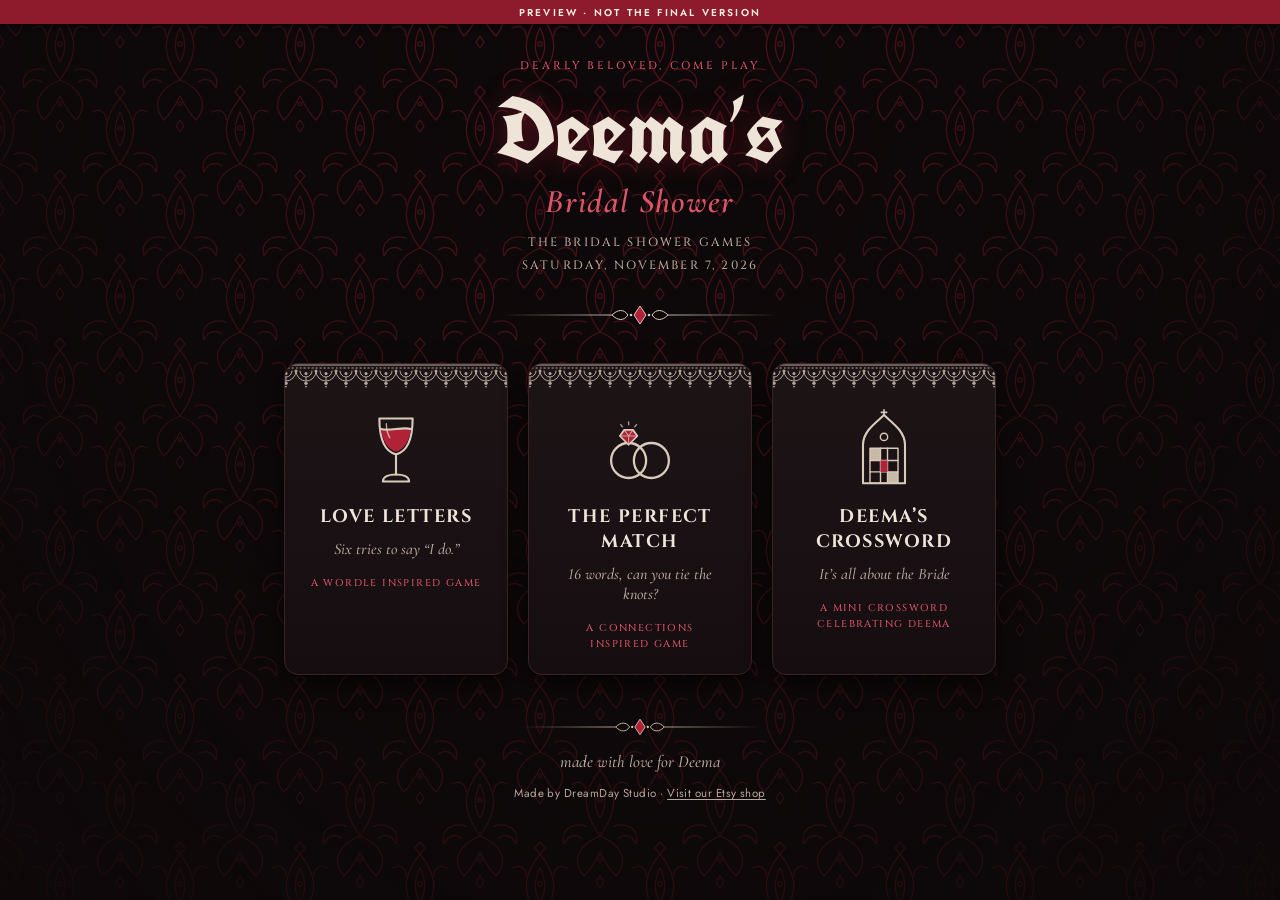
<file: index.html>
<!DOCTYPE html>
<html lang="en">
<head>
<meta charset="UTF-8">
<meta name="viewport" content="width=device-width, initial-scale=1.0, maximum-scale=1.0, user-scalable=no">
<meta name="robots" content="noindex, nofollow">

<!-- Favicon -->
<link rel="icon" href="favicon.ico" sizes="any">
<link rel="icon" href="favicon-32.png" type="image/png" sizes="32x32">
<link rel="apple-touch-icon" href="favicon-180.png">
<meta name="theme-color" content="#0E090A">

<!-- Home-screen app behaviour -->
<meta name="apple-mobile-web-app-capable" content="yes">
<meta name="mobile-web-app-capable" content="yes">
<meta name="apple-mobile-web-app-status-bar-style" content="black">
<meta name="apple-mobile-web-app-title" content="Deema’s Games">

<title>PREVIEW — Deema’s Bridal Shower Games</title>
<meta name="description" content="Love Letters, The Perfect Match and Deema’s Crossword: three little games, all about Deema. Play along at her bridal shower.">

<!-- Link preview (WhatsApp, iMessage, etc.). Image URL must be absolute. -->
<meta property="og:title" content="PREVIEW — Deema’s Bridal Shower Games">
<meta property="og:description" content="A draft for review: not the final version.">
<meta property="og:image" content="https://playpuzzl.com/bridal-preview-3q8v/og-image.jpg">
<meta property="og:image:width" content="1200">
<meta property="og:image:height" content="630">
<meta property="og:image:type" content="image/jpeg">
<meta property="og:type" content="website">
<meta name="twitter:card" content="summary_large_image">
<meta name="twitter:title" content="PREVIEW — Deema’s Bridal Shower Games">
<meta name="twitter:description" content="A draft for review: not the final version.">
<meta name="twitter:image" content="https://playpuzzl.com/bridal-preview-3q8v/og-image.jpg">

<link rel="preload" href="unifrakturcook-latin-700-normal.woff2" as="font" type="font/woff2" crossorigin>
<link rel="stylesheet" href="fonts.css">
<link rel="stylesheet" href="styles.css">
<link rel="stylesheet" href="theme.css">
</head>
<body>

<div class="confetti"></div>

<div class="wrap">

  <p class="eyebrow" data-cfg="site.eyebrow">Dearly beloved, come play</p>
  <h1 class="masthead"><span data-cfg="site.mastheadTop">Deema’s</span><span class="amp" data-cfg="site.mastheadAccent">Bridal Shower</span></h1>
  <p class="subhead" data-cfg="site.subhead">The Bridal Shower Games
Saturday, November 7, 2026</p>

  <hr class="rule">

  <div class="tile-grid">

    <a class="tile" href="wordle.html">
      <img class="tile-icon" src="icon-wordle.svg" alt="" aria-hidden="true">
      <h2 data-cfg="games.wordle.title">Love Letters</h2>
      <p data-cfg="games.wordle.sub">Six tries to say “I do.”</p>
      <span class="tag" data-cfg="games.wordle.tag">A Wordle Inspired Game</span>
    </a>

    <a class="tile" href="connections.html">
      <img class="tile-icon" src="icon-connections.svg" alt="" aria-hidden="true">
      <h2 data-cfg="games.connections.title">The Perfect Match</h2>
      <p data-cfg="games.connections.sub">16 words, can you tie the knots?</p>
      <span class="tag" data-cfg="games.connections.tag">A Connections Inspired Game</span>
    </a>

    <a class="tile" href="crossword.html">
      <img class="tile-icon" src="icon-mini.svg" alt="" aria-hidden="true">
      <h2 data-cfg="games.mini.tileTitle">Deema’s Crossword</h2>
      <p data-cfg="games.mini.sub">It’s all about the Bride</p>
      <span class="tag" data-cfg="games.mini.tag">A mini crossword celebrating Deema</span>
    </a>

  </div>

  <footer class="foot" data-cfg="site.footer">made with love for Deema</footer>

</div>

<script src="config.js"></script>
<script src="confetti.js"></script>
<script src="common.js"></script>
</body>
</html>
</file>
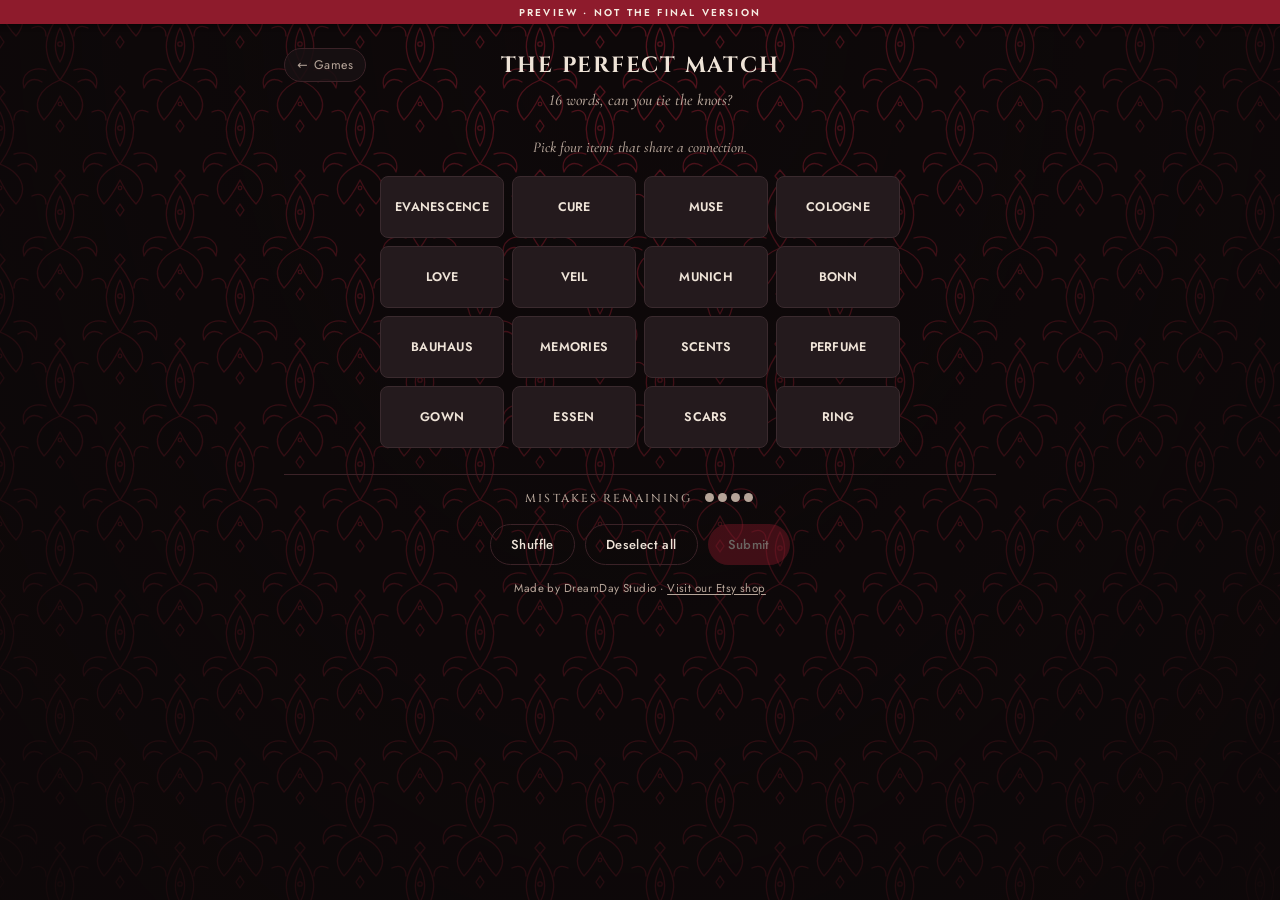
<file: connections.html>
<!DOCTYPE html>
<html lang="en">
<head>
<meta charset="UTF-8">
<meta name="viewport" content="width=device-width, initial-scale=1.0, maximum-scale=1.0, user-scalable=no">
<meta name="robots" content="noindex, nofollow">

<link rel="icon" href="favicon.ico" sizes="any">
<link rel="icon" href="favicon-32.png" type="image/png" sizes="32x32">
<link rel="apple-touch-icon" href="favicon-180.png">
<meta name="theme-color" content="#0E090A">
<meta name="apple-mobile-web-app-capable" content="yes">
<meta name="mobile-web-app-capable" content="yes">
<meta name="apple-mobile-web-app-status-bar-style" content="black">
<meta name="apple-mobile-web-app-title" content="Deema’s Games">
<title>The Perfect Match — Deema’s Bridal Shower</title>
<link rel="stylesheet" href="fonts.css">
<link rel="stylesheet" href="styles.css">
<link rel="stylesheet" href="theme.css">
</head>
<body data-title="games.connections.title">

<div class="confetti"></div>

<div class="wrap">

  <div class="game-header">
    <a class="back-link" href="index.html" aria-label="Back to games"><span class="arrow">&larr;</span><span class="back-label" data-cfg="site.backLabel">Games</span></a>
    <h1 class="game-title" data-cfg="games.connections.title">The Perfect Match</h1>
    <span class="header-spacer back-link" aria-hidden="true"><span class="arrow">&larr;</span><span class="back-label" data-cfg="site.backLabel">Games</span></span>
  </div>
  <p class="game-sub" data-cfg="games.connections.sub">16 words, can you tie the knots?</p>
  <p class="conn-instructions">Pick four items that share a connection.</p>

  <div id="solvedGroups"></div>
  <div class="conn-grid" id="grid"></div>

  <div class="mistakes" id="mistakes"></div>

  <div class="conn-controls" id="playControls">
    <button class="pill-btn ghost" id="shuffleBtn">Shuffle</button>
    <button class="pill-btn ghost" id="deselectBtn">Deselect all</button>
    <button class="pill-btn" id="submitBtn">Submit</button>
  </div>
  <!-- shown once the game is over, so the results can be reopened after the pop-up is closed -->
  <div class="conn-controls is-hidden" id="endControls">
    <button class="pill-btn ghost" id="resultsBtn">See results</button>
    <button class="pill-btn" id="againBtn">&#8635; Play again</button>
  </div>

</div>

<div class="toast" id="toast"></div>

<!-- Win / finish modal -->
<div class="modal-overlay" id="modalOverlay">
  <div class="win-wrap">
    <button class="modal-close" id="closeBtn" aria-label="Close"><svg viewBox="0 0 14 14" fill="none" aria-hidden="true"><path d="M2 2l10 10M12 2L2 12" stroke="currentColor" stroke-width="1.8" stroke-linecap="round"/></svg></button>
  <div class="win-modal">
    <div class="win-seal" id="winSeal">
      <svg viewBox="0 0 24 24" fill="none" xmlns="http://www.w3.org/2000/svg">
        <path d="M12 2c.6 3.6 2.4 5.4 6 6-3.6.6-5.4 2.4-6 6-.6-3.6-2.4-5.4-6-6 3.6-.6 5.4-2.4 6-6Z" fill="#fff"/>
        <path d="M19 15c.3 1.8 1.2 2.7 3 3-1.8.3-2.7 1.2-3 3-.3-1.8-1.2-2.7-3-3 1.8-.3 2.7-1.2 3-3Z" fill="#fff" opacity="0.85"/>
      </svg>
    </div>
    <h2 id="winTitle"></h2>
    <p id="winSub"></p>
    <p class="share-line" id="shareLine"></p>
    <div class="win-emoji-grid" id="winEmojiGrid"></div>
    <div class="share-row" id="shareRow">
      <button class="share-btn whatsapp" id="shareWhatsapp">
        <svg width="16" height="16" viewBox="0 0 24 24" fill="currentColor"><path d="M12.04 2C6.58 2 2.13 6.45 2.13 11.91c0 1.75.46 3.45 1.32 4.95L2.05 22l5.25-1.38a9.87 9.87 0 0 0 4.74 1.21h.01c5.46 0 9.9-4.45 9.9-9.91C21.96 6.45 17.5 2 12.04 2Z"/></svg>
        Share on WhatsApp
      </button>
      <button class="share-btn native" id="shareNative">&#128241; Share</button>
      <button class="share-btn copy" id="shareCopy">Copy message</button>
    </div>
    <button class="play-again-btn" id="playAgainBtn">&#8635; Play again</button>
  </div>
  </div>
</div>

<script src="config.js"></script>
<script src="confetti.js"></script>
<script src="haptics.js"></script>
<script src="common.js"></script>
<script>
/* Groups + wording come from config.js (GAME_CONFIG.connections). */
const CFG = GAME_CONFIG.connections;
const CATEGORIES = CFG.groups.map(g => ({ key:g.key, name:g.name, words:g.words.map(w => w.toUpperCase()) }));
const MAX_MISTAKES = 4;
const EMOJI = { y:'🟨', g:'🟩', b:'🟦', p:'🟪' };
const SHARE_LINE = CFG.shareLine;

let allWords = [];
CATEGORIES.forEach(cat=>{
  if(cat.words.length !== 4) console.warn('Group "' + cat.name + '" should have exactly 4 words');
  cat.words.forEach(w=> allWords.push({ word:w, cat:cat.key }));
});

let order = [...allWords];
let selected = [];
let solved = [];
let mistakesUsed = 0;
let locked = false;
let guessLog = [];
let guessedSigs = new Set();   // every 4-word combination already submitted
let ended = false;
let lastWon = false;
let gen = 0;                   // bumps on restart so a pending pop-up from the old game is cancelled

const grid = document.getElementById('grid');
const solvedGroupsEl = document.getElementById('solvedGroups');
const mistakesEl = document.getElementById('mistakes');
const toastEl = document.getElementById('toast');
const submitBtn = document.getElementById('submitBtn');

function shuffle(arr){
  const a = [...arr];
  for(let i=a.length-1;i>0;i--){
    const j = Math.floor(Math.random()*(i+1));
    [a[i],a[j]] = [a[j],a[i]];
  }
  return a;
}

function showToast(msg){
  toastEl.textContent = msg;
  toastEl.classList.add('show');
  setTimeout(()=>toastEl.classList.remove('show'), 1300);
}

/* Long words (e.g. EVANESCENCE) shrink until they fit their tile. */
function fitCells(){
  grid.querySelectorAll('.conn-cell').forEach(cell=>{
    const span = cell.firstChild;
    cell.style.fontSize = '';
    let size = parseFloat(getComputedStyle(cell).fontSize);
    const pad = parseFloat(getComputedStyle(cell).paddingLeft) * 2 + 2;
    while(span.offsetWidth > cell.clientWidth - pad && size > 6.5){
      size -= 0.5;
      cell.style.fontSize = size + 'px';
    }
  });
}
window.addEventListener('resize', fitCells);

function render(){
  grid.innerHTML = '';
  const remaining = order.filter(item => !solved.includes(item.cat));
  remaining.forEach(item=>{
    const cell = document.createElement('button');
    cell.className = 'conn-cell';
    const span = document.createElement('span');
    span.textContent = item.word;
    cell.appendChild(span);
    if(selected.includes(item.word)) cell.classList.add('selected');
    cell.addEventListener('click', ()=> toggleSelect(item.word));
    grid.appendChild(cell);
  });
  fitCells();

  // Solved rows are only ADDED, never rebuilt, so rows already on screen
  // don't replay their reveal animation every time a tile is tapped.
  const shown = new Set([...solvedGroupsEl.children].map(el => el.dataset.key));
  if([...shown].some(k => !solved.includes(k))){ solvedGroupsEl.innerHTML = ''; shown.clear(); }   // new game
  solved.forEach(catKey=>{
    if(shown.has(catKey)) return;
    const cat = CATEGORIES.find(c=>c.key===catKey);
    const div = document.createElement('div');
    div.className = 'solved-group new ' + catKey;
    div.dataset.key = catKey;
    div.innerHTML = `<div class="g-title"></div><div class="g-items"></div>`;
    div.querySelector('.g-title').textContent = cat.name;
    div.querySelector('.g-items').textContent = cat.words.join(' · ');
    solvedGroupsEl.appendChild(div);
  });

  mistakesEl.innerHTML = 'Mistakes remaining&nbsp; ' +
    Array.from({length:MAX_MISTAKES}).map((_,i)=>
      `<span class="dot${i < mistakesUsed ? ' used' : ''}"></span>`
    ).join('');

  submitBtn.disabled = selected.length !== 4;
  if(solved.length === CATEGORIES.length) submitBtn.disabled = true;

  document.getElementById('playControls').classList.toggle('is-hidden', ended);
  document.getElementById('endControls').classList.toggle('is-hidden', !ended);
}

function toggleSelect(word){
  if(locked) return;
  haptic(6);
  if(selected.includes(word)){
    selected = selected.filter(w=>w!==word);
  } else {
    if(selected.length >= 4) return;
    selected.push(word);
  }
  render();
}

// How long the finished board stays visible before the share pop-up opens.
const FINISH_PAUSE = 2300;

function finishWin(){
  const myGen = gen;
  locked = true; ended = true; lastWon = true;
  render();
  setTimeout(()=>{ if(myGen === gen) launchConfettiBurst(); }, 450);
  setTimeout(()=>{ if(myGen === gen) openModal(true); }, FINISH_PAUSE);
}

// Out of mistakes: reveal the remaining groups one at a time, then pause before the pop-up.
function finishLose(){
  const myGen = gen;
  locked = true; selected = [];
  const left = CATEGORIES.filter(c => !solved.includes(c.key));
  const STEP = 1000, FIRST = 600;
  render();
  left.forEach((c, i)=>{
    setTimeout(()=>{
      if(myGen !== gen) return;
      solved.push(c.key);
      haptic(10);
      render();
    }, FIRST + i * STEP);
  });
  const lastAt = FIRST + (left.length - 1) * STEP;
  setTimeout(()=>{ if(myGen === gen){ ended = true; lastWon = false; render(); } }, lastAt + 300);
  setTimeout(()=>{ if(myGen === gen) openModal(false); }, lastAt + FINISH_PAUSE);
}

function submitGuess(){
  if(selected.length !== 4 || locked) return;

  // the same four words can't be tried twice (and it doesn't cost a mistake)
  const sig = [...selected].sort().join('|');
  if(guessedSigs.has(sig)){
    document.querySelectorAll('.conn-cell.selected').forEach(el=>{
      el.classList.add('shake');
      setTimeout(()=>el.classList.remove('shake'), 420);
    });
    showToast('Already guessed');
    haptic(15);
    return;
  }
  guessedSigs.add(sig);
  locked = true;

  const cats = selected.map(w => allWords.find(a=>a.word===w).cat);
  guessLog.push(cats);
  const allSame = cats.every(c => c === cats[0]);

  if(allSame){
    haptic([10,30,10]);
    solved.push(cats[0]);
    selected = [];
    locked = false;
    render();

    if(solved.length === CATEGORIES.length) finishWin();
  } else {
    const counts = {};
    cats.forEach(c => counts[c] = (counts[c]||0) + 1);
    const maxCount = Math.max(...Object.values(counts));

    document.querySelectorAll('.conn-cell.selected').forEach(el=>el.classList.add('shake'));
    mistakesUsed++;
    haptic(15);

    setTimeout(()=>{
      document.querySelectorAll('.conn-cell.selected').forEach(el=>el.classList.remove('shake'));
      if(maxCount === 3) showToast('One away…');

      if(mistakesUsed >= MAX_MISTAKES){
        finishLose();            // stays locked while the answers are revealed
      } else {
        locked = false;
        render();
      }
    }, 420);
  }
}

document.getElementById('submitBtn').addEventListener('click', submitGuess);
document.getElementById('deselectBtn').addEventListener('click', ()=>{ selected = []; render(); });
document.getElementById('shuffleBtn').addEventListener('click', ()=>{ order = shuffle(order); render(); });

/* ---------------- win / lose modal + share ---------------- */
const modalOverlay = document.getElementById('modalOverlay');
const winSeal = document.getElementById('winSeal');
const winTitle = document.getElementById('winTitle');
const winSub = document.getElementById('winSub');
const shareLine = document.getElementById('shareLine');
const shareRow = document.getElementById('shareRow');
const winEmojiGrid = document.getElementById('winEmojiGrid');

function buildEmojiGrid(){
  return guessLog.map(row => row.map(c => EMOJI[c]).join('')).join('\n');
}

function openModal(won){
  winEmojiGrid.textContent = buildEmojiGrid();
  if(won){
    winSeal.classList.remove('hidden');
    winTitle.textContent = CFG.winTitle;
    winSub.textContent = `Solved with ${mistakesUsed} mistake${mistakesUsed===1?'':'s'}.`;
    shareLine.textContent = '“' + SHARE_LINE + '”';
    shareLine.style.display = '';
    shareRow.style.display = '';
  } else {
    winSeal.classList.add('hidden');
    winTitle.textContent = 'So close!';
    winSub.textContent = 'Out of guesses. Close this to see all the answers.';
    shareLine.style.display = 'none';
    shareRow.style.display = 'none';
  }
  modalOverlay.classList.add('show');
}
function closeModal(){ modalOverlay.classList.remove('show'); }

function restart(){
  gen++;
  closeModal();
  selected = []; solved = []; mistakesUsed = 0; guessLog = []; locked = false;
  guessedSigs = new Set(); ended = false; lastWon = false;
  order = shuffle(allWords);
  render();
}
document.getElementById('playAgainBtn').addEventListener('click', restart);
document.getElementById('againBtn').addEventListener('click', restart);
document.getElementById('resultsBtn').addEventListener('click', ()=> openModal(lastWon));
document.getElementById('closeBtn').addEventListener('click', closeModal);
modalOverlay.addEventListener('click', (e)=>{ if(e.target === modalOverlay) closeModal(); });
document.addEventListener('keydown', (e)=>{ if(e.key === 'Escape') closeModal(); });

function shareText(){ return `${SHARE_LINE}\n\n${buildEmojiGrid()}`; }
document.getElementById('shareWhatsapp').addEventListener('click', ()=>{
  window.open('https://wa.me/?text=' + encodeURIComponent(shareText()), '_blank');
});
document.getElementById('shareNative').addEventListener('click', async ()=>{
  if(navigator.share){
    try{ await navigator.share({ text: shareText() }); } catch(e){}
  } else { copyToClipboard(); }
});
document.getElementById('shareCopy').addEventListener('click', copyToClipboard);
function copyToClipboard(){
  navigator.clipboard.writeText(shareText()).then(()=>{
    showToast('Copied — paste it anywhere!');
  }).catch(()=>{
    showToast('Could not copy — try Share instead');
  });
}

order = shuffle(order);
render();
// fonts load after first paint; re-fit once they're ready
if(document.fonts && document.fonts.ready) document.fonts.ready.then(fitCells);
</script>
</body>
</html>
</file>
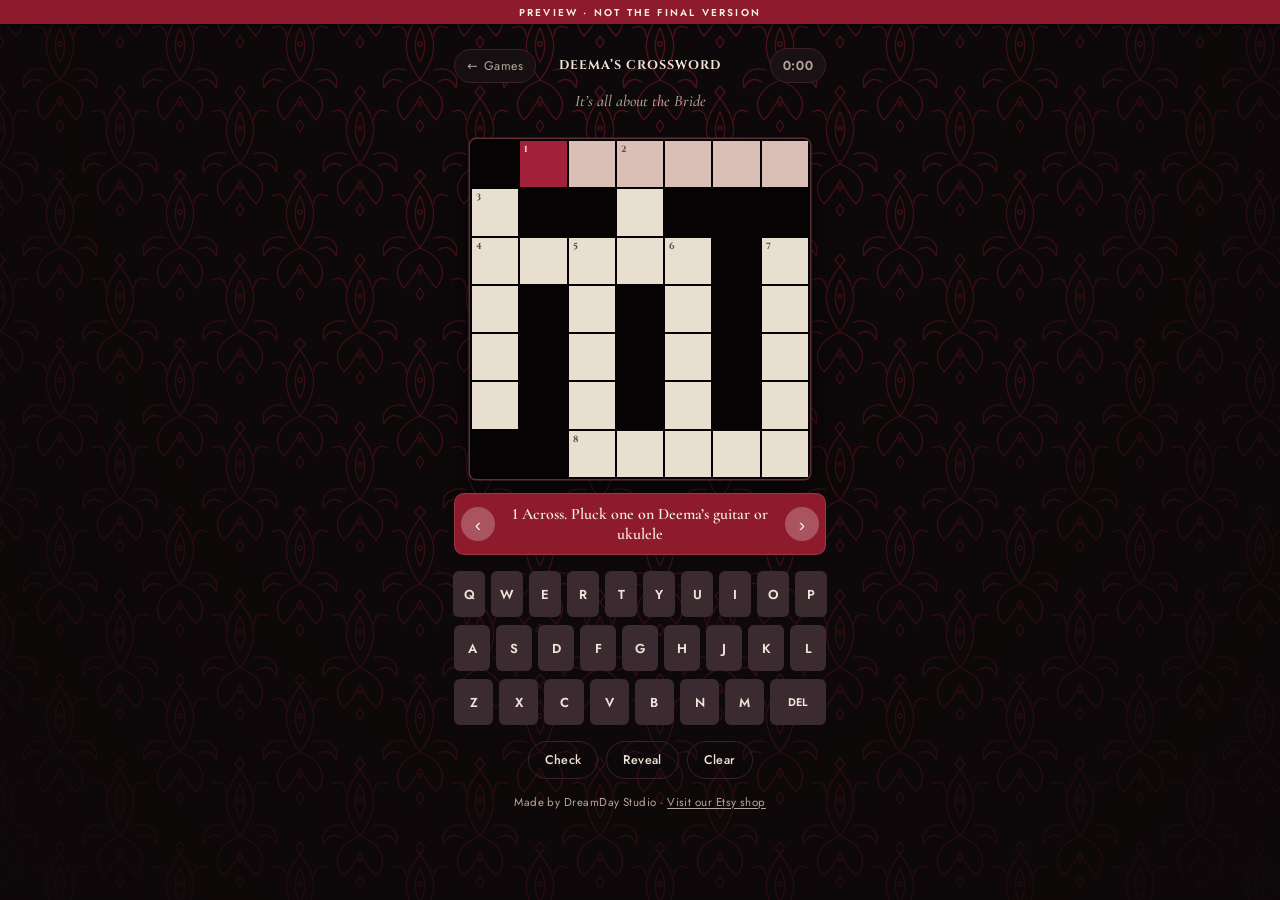
<file: crossword.html>
<!DOCTYPE html>
<html lang="en">
<head>
<meta charset="UTF-8">
<meta name="viewport" content="width=device-width, initial-scale=1.0, maximum-scale=1.0, user-scalable=no">
<meta name="robots" content="noindex, nofollow">

<link rel="icon" href="favicon.ico" sizes="any">
<link rel="icon" href="favicon-32.png" type="image/png" sizes="32x32">
<link rel="apple-touch-icon" href="favicon-180.png">
<meta name="theme-color" content="#0E090A">
<meta name="apple-mobile-web-app-capable" content="yes">
<meta name="mobile-web-app-capable" content="yes">
<meta name="apple-mobile-web-app-status-bar-style" content="black">
<meta name="apple-mobile-web-app-title" content="Deema’s Games">
<title>Deema’s Crossword — Deema’s Bridal Shower</title>
<link rel="stylesheet" href="fonts.css">
<link rel="stylesheet" href="styles.css">
<link rel="stylesheet" href="theme.css">
</head>
<body data-title="games.mini.title">

<div class="confetti"></div>

<div class="wrap xw-wrap">

  <div class="game-header">
    <a class="back-link" href="index.html" aria-label="Back to games"><span class="arrow">&larr;</span><span class="back-label" data-cfg="site.backLabel">Games</span></a>
    <h1 class="game-title" data-cfg="games.mini.title">Deema’s Crossword</h1>
    <span class="xw-timer" id="timer" role="timer" aria-label="Time taken">0:00</span>
  </div>
  <p class="game-sub" data-cfg="games.mini.sub">It’s all about the Bride</p>

  <div class="xw-tabs" id="xwTabs" role="tablist" aria-label="Crossword options" hidden></div>

  <div class="xw-board" id="board"></div>

  <div class="xw-cluebar">
    <button class="xw-nav-arrow" id="prevClue" aria-label="Previous clue">&#8249;</button>
    <div class="xw-clue-text" id="clueText">&nbsp;</div>
    <button class="xw-nav-arrow" id="nextClue" aria-label="Next clue">&#8250;</button>
  </div>

  <div class="keyboard xw-keyboard" id="keyboard"></div>

  <div class="xw-toolbar">
    <button class="pill-btn ghost" id="checkBtn">Check</button>
    <!-- takes Check's place once the puzzle is solved, so the result pop-up can be reopened after closing it -->
    <button class="pill-btn ghost is-hidden" id="resultsBtn">See results</button>
    <button class="pill-btn ghost" id="revealBtn">Reveal</button>
    <button class="pill-btn ghost" id="clearBtn">Clear</button>
  </div>

</div>

<div class="toast" id="toast"></div>

<!-- Win modal -->
<div class="modal-overlay" id="modalOverlay">
  <div class="win-wrap">
    <button class="modal-close" id="closeBtn" aria-label="Close"><svg viewBox="0 0 14 14" fill="none" aria-hidden="true"><path d="M2 2l10 10M12 2L2 12" stroke="currentColor" stroke-width="1.8" stroke-linecap="round"/></svg></button>
  <div class="win-modal">
    <div class="win-seal">
      <svg viewBox="0 0 24 24" fill="none" xmlns="http://www.w3.org/2000/svg">
        <path d="M12 2c.6 3.6 2.4 5.4 6 6-3.6.6-5.4 2.4-6 6-.6-3.6-2.4-5.4-6-6 3.6-.6 5.4-2.4 6-6Z" fill="#fff"/>
        <path d="M19 15c.3 1.8 1.2 2.7 3 3-1.8.3-2.7 1.2-3 3-.3-1.8-1.2-2.7-3-3 1.8-.3 2.7-1.2 3-3Z" fill="#fff" opacity="0.85"/>
      </svg>
    </div>
    <h2 id="winTitle"></h2>
    <p id="winSub"></p>
    <p class="share-line share-head" id="shareLine"></p>
    <p class="share-line share-close" id="shareClose"></p>
    <div class="share-row" id="shareRow">
      <button class="share-btn whatsapp" id="shareWhatsapp">
        <svg width="16" height="16" viewBox="0 0 24 24" fill="currentColor"><path d="M12.04 2C6.58 2 2.13 6.45 2.13 11.91c0 1.75.46 3.45 1.32 4.95L2.05 22l5.25-1.38a9.87 9.87 0 0 0 4.74 1.21h.01c5.46 0 9.9-4.45 9.9-9.91C21.96 6.45 17.5 2 12.04 2Z"/></svg>
        Share on WhatsApp
      </button>
      <button class="share-btn native" id="shareNative">&#128241; Share</button>
      <button class="share-btn copy" id="shareCopy">Copy message</button>
    </div>
    <button class="play-again-btn" id="playAgainBtn">&#8635; Play again</button>
  </div>
  </div>
</div>

<script src="config.js"></script>
<script src="confetti.js"></script>
<script src="haptics.js"></script>
<script src="common.js"></script>
<script>
/* Puzzles come from config.js (GAME_CONFIG.mini).
   One puzzle = layout + answers + clues. If mini.options lists several puzzles, a row of tabs
   appears above the board so they can be tried side by side (each keeps its own progress + timer).
   Numbering is generated automatically from the layout. */
const CFG = GAME_CONFIG.mini;
const OPTIONS = (CFG.options && CFG.options.length) ? CFG.options : [CFG];
const MULTI = OPTIONS.length > 1;

// ---- the puzzle on screen (rebuilt by loadPuzzle) ----
let optIdx = 0;
let LAYOUT, ANSWERS, CLUES, R, C;
let numberAt, entries, navOrder, solution;
const isBlock = (r,c) => LAYOUT[r][c] === '#';

function buildEntries(){
  numberAt = {}; entries = [];
  let numCounter = 1;
  for(let r=0;r<R;r++){
    for(let c=0;c<C;c++){
      if(isBlock(r,c)) continue;
      const startsAcross = (c===0 || isBlock(r,c-1)) && (c+1<C && !isBlock(r,c+1));
      const startsDown    = (r===0 || isBlock(r-1,c)) && (r+1<R && !isBlock(r+1,c));
      if(startsAcross || startsDown){
        numberAt[`${r},${c}`] = numCounter;
        if(startsAcross){
          const cells=[]; let cc=c;
          while(cc<C && !isBlock(r,cc)){ cells.push([r,cc]); cc++; }
          const key = `${r},${c},A`;
          entries.push({num:numCounter, dir:'A', r, c, cells, answer:(ANSWERS[key]||'').toUpperCase(), clue:CLUES[key]||''});
        }
        if(startsDown){
          const cells=[]; let rr=r;
          while(rr<R && !isBlock(rr,c)){ cells.push([rr,c]); rr++; }
          const key = `${r},${c},D`;
          entries.push({num:numCounter, dir:'D', r, c, cells, answer:(ANSWERS[key]||'').toUpperCase(), clue:CLUES[key]||''});
        }
        numCounter++;
      }
    }
  }
  // navigation order: by number, across before down
  navOrder = [...entries].sort((a,b)=> a.num - b.num || (a.dir==='A'?-1:1));
  // the correct letter for every square (used by Check)
  solution = {};
  entries.forEach(e => e.cells.forEach(([r,c], i)=>{ if(e.answer) solution[`${r},${c}`] = e.answer[i]; }));
}

// ---- state (for the puzzle on screen) ----
let letters = {};
let wrong = {};         // squares Check has crossed out; cleared when the square is edited
let currentEntry, currentPos;
let finished = false;   // true once solved or revealed (stops repeat wins)
let won = false;        // solved by the player (not revealed)
let revealed = false;
let gen = 0;            // bumps on Clear / tab switch so a pending win pop-up can be cancelled
const saved = OPTIONS.map(() => null);   // each tab's progress while you look at another one

// ---- timer: starts with the first letter, stops when solved or revealed ----
const timerEl = document.getElementById('timer');
let timerStart = null, timerId = null, elapsed = 0;
function fmt(s){ return Math.floor(s/60) + ':' + String(s%60).padStart(2,'0'); }
function tick(){
  elapsed = Math.floor((Date.now() - timerStart) / 1000);
  timerEl.textContent = fmt(elapsed);
}
function startTimer(){
  if(timerStart !== null || finished) return;
  timerStart = Date.now() - elapsed * 1000;
  timerEl.classList.add('running');
  tick();
  timerId = setInterval(tick, 250);
}
function stopTimer(){
  if(timerId){ clearInterval(timerId); timerId = null; }
  if(timerStart !== null) tick();
  timerEl.classList.remove('running');
}
function pauseTimer(){          // used when switching tabs: stop the clock but keep the time
  if(timerId){ clearInterval(timerId); timerId = null; }
  timerEl.classList.remove('running');
}
function resetTimer(){
  stopTimer();
  timerStart = null; elapsed = 0;
  timerEl.textContent = '0:00';
  timerEl.classList.remove('done');
}

function entriesAt(r,c){
  return entries.filter(e => e.cells.some(([er,ec]) => er===r && ec===c));
}
function keyOf(r,c){ return `${r},${c}`; }

// ---- render grid ----
const boardEl = document.getElementById('board');
const cellEls = {};
function buildBoard(){
  boardEl.innerHTML = '';
  Object.keys(cellEls).forEach(k => delete cellEls[k]);
  boardEl.style.gridTemplateColumns = `repeat(${C}, 1fr)`;
  boardEl.style.gridTemplateRows = `repeat(${R}, 1fr)`;
  for(let r=0;r<R;r++){
    for(let c=0;c<C;c++){
      const cell = document.createElement('div');
      cell.className = 'xw-cell';
      if(isBlock(r,c)){
        cell.classList.add('block');
      } else {
        const key = keyOf(r,c);
        if(numberAt[key]){
          const n = document.createElement('span');
          n.className = 'xw-num';
          n.textContent = numberAt[key];
          cell.appendChild(n);
        }
        const letterSpan = document.createElement('span');
        letterSpan.className = 'xw-letter';
        cell.appendChild(letterSpan);
        cell.addEventListener('click', ()=> cellClicked(r,c));
        cellEls[key] = { cell, letterSpan };
      }
      boardEl.appendChild(cell);
    }
  }
}

// ---- tabs (only when there is more than one puzzle) ----
const tabsEl = document.getElementById('xwTabs');
function renderTabs(){
  if(!MULTI) return;
  tabsEl.hidden = false;
  tabsEl.parentElement.classList.add('has-tabs');
  tabsEl.innerHTML = '';
  OPTIONS.forEach((o, i)=>{
    const b = document.createElement('button');
    b.type = 'button';
    b.className = 'xw-tab' + (i === optIdx ? ' active' : '');
    b.setAttribute('role', 'tab');
    b.setAttribute('aria-selected', i === optIdx ? 'true' : 'false');
    const solvedHere = (i === optIdx) ? won : !!(saved[i] && saved[i].won);
    b.textContent = (o.label || ('Option ' + (i+1))) + (solvedHere ? ' \u2713' : '');
    b.addEventListener('click', ()=>{ if(i !== optIdx){ haptic(6); loadPuzzle(i); } b.blur(); });
    tabsEl.appendChild(b);
  });
}

function saveState(){
  if(timerStart !== null && !finished) elapsed = Math.floor((Date.now() - timerStart) / 1000);
  saved[optIdx] = {
    letters, wrong, finished, won, revealed, elapsed,
    started: timerStart !== null,
    entryIdx: navOrder.indexOf(currentEntry),
    pos: currentPos
  };
}

function loadPuzzle(i){
  gen++;                                         // cancels a win pop-up that hasn't opened yet
  if(document.activeElement && document.activeElement !== document.body) document.activeElement.blur();
  modalOverlay.classList.remove('show');
  if(navOrder){ saveState(); pauseTimer(); }     // keep the puzzle we are leaving exactly as it was
  optIdx = i;
  const o = OPTIONS[i];
  LAYOUT = o.layout; ANSWERS = o.answers; CLUES = o.clues;
  R = LAYOUT.length; C = LAYOUT[0].length;
  buildEntries();
  const s = saved[i];
  letters  = s ? s.letters  : {};
  wrong    = s ? s.wrong    : {};
  finished = s ? s.finished : false;
  won      = s ? s.won      : false;
  revealed = s ? s.revealed : false;
  currentEntry = (s && s.entryIdx >= 0) ? navOrder[s.entryIdx] : navOrder[0];
  currentPos   = s ? s.pos : currentEntry.cells[0];
  // timer: resume where this puzzle left off
  timerStart = null; elapsed = s ? s.elapsed : 0;
  timerEl.classList.remove('running', 'done');
  timerEl.textContent = fmt(elapsed);
  if(s && s.started && !finished){
    timerStart = Date.now() - elapsed * 1000;
    timerEl.classList.add('running');
    timerId = setInterval(tick, 250);
    tick();
  }
  if(won) timerEl.classList.add('done');
  buildBoard();
  renderTabs();
  renderToolbar();
  renderState();
  renderLetters();
}

function cellClicked(r,c){
  haptic(6);
  const here = entriesAt(r,c);
  if(here.length === 0) return;
  const samePos = currentPos[0]===r && currentPos[1]===c;
  if(samePos && here.length > 1){
    currentEntry = here.find(e => e !== currentEntry) || here[0];   // tap again = flip direction
  } else if(here.includes(currentEntry)){
    // stay in the same word, just move the cursor
  } else {
    currentEntry = here.find(e => e.dir === currentEntry.dir) || here[0];
  }
  currentPos = [r,c];
  renderState();
}

function renderState(){
  Object.values(cellEls).forEach(({cell}) => cell.classList.remove('active-word','active-cell'));
  currentEntry.cells.forEach(([r,c])=>{
    const el = cellEls[keyOf(r,c)];
    if(el) el.cell.classList.add('active-word');
  });
  const curEl = cellEls[keyOf(currentPos[0],currentPos[1])];
  if(curEl) curEl.cell.classList.add('active-cell');

  const dirWord = currentEntry.dir === 'A' ? 'Across' : 'Down';
  document.getElementById('clueText').textContent =
    `${currentEntry.num} ${dirWord}. ${currentEntry.clue}`;
}

function renderLetters(){
  Object.entries(cellEls).forEach(([key, {cell, letterSpan}])=>{
    letterSpan.textContent = letters[key] || '';
    cell.classList.toggle('wrong', !!wrong[key] && !!letters[key]);   // red line through a letter Check found wrong
  });
}

function moveWithinEntry(delta){
  const idx = currentEntry.cells.findIndex(([r,c])=> r===currentPos[0] && c===currentPos[1]);
  const newIdx = idx + delta;
  if(newIdx >= 0 && newIdx < currentEntry.cells.length){
    currentPos = currentEntry.cells[newIdx];
    renderState();
  }
}

function typeLetter(ch){
  const key = keyOf(currentPos[0], currentPos[1]);
  startTimer();
  letters[key] = ch;
  delete wrong[key];
  renderLetters();
  haptic(6);
  moveWithinEntry(1);
  maybeAutoCheck();
}

function deleteLetter(){
  const key = keyOf(currentPos[0], currentPos[1]);
  if(letters[key]){
    letters[key] = '';
    delete wrong[key];
    renderLetters();
    haptic(8);
  } else {
    moveWithinEntry(-1);
    const k2 = keyOf(currentPos[0], currentPos[1]);
    letters[k2] = '';
    delete wrong[k2];
    renderLetters();
    haptic(8);
  }
}

document.addEventListener('keydown', (e)=>{
  if(e.metaKey || e.ctrlKey || e.altKey) return;
  const k = e.key.toUpperCase();
  if(/^[A-Z]$/.test(k)){ typeLetter(k); }
  else if(e.key === 'Backspace'){ deleteLetter(); }
  else if(e.key === 'ArrowRight' || e.key === 'ArrowDown'){ moveWithinEntry(1); }
  else if(e.key === 'ArrowLeft' || e.key === 'ArrowUp'){ moveWithinEntry(-1); }
});

// ---- on-screen keyboard ----
const KEY_ROWS = [
  "QWERTYUIOP".split(""),
  "ASDFGHJKL".split(""),
  [..."ZXCVBNM".split(""), 'DEL']
];
const keyboardEl = document.getElementById('keyboard');
KEY_ROWS.forEach(row=>{
  const rowEl = document.createElement('div');
  rowEl.className = 'key-row';
  row.forEach(k=>{
    const btn = document.createElement('button');
    btn.className = 'key' + (k === 'DEL' ? ' wide' : '');
    btn.textContent = k === 'DEL' ? 'Del' : k;
    btn.addEventListener('click', ()=>{
      if(k === 'DEL'){ deleteLetter(); } else { typeLetter(k); }
      btn.blur();
    });
    rowEl.appendChild(btn);
  });
  keyboardEl.appendChild(rowEl);
});

// ---- clue navigation ----
function gotoEntry(delta){
  const idx = navOrder.indexOf(currentEntry);
  currentEntry = navOrder[(idx + delta + navOrder.length) % navOrder.length];
  currentPos = currentEntry.cells[0];
  haptic(6);
  renderState();
}
document.getElementById('prevClue').addEventListener('click', ()=> gotoEntry(-1));
document.getElementById('nextClue').addEventListener('click', ()=> gotoEntry(1));

// ---- check / reveal / clear / auto-complete ----
const toastEl = document.getElementById('toast');
function showToast(msg){
  toastEl.textContent = msg;
  toastEl.classList.add('show');
  setTimeout(()=>toastEl.classList.remove('show'), 1600);
}

const modalOverlay = document.getElementById('modalOverlay');
const winSub = document.getElementById('winSub');
const shareLine = document.getElementById('shareLine');
const shareClose = document.getElementById('shareClose');
document.getElementById('winTitle').textContent = CFG.winTitle;
const closeModal = () => modalOverlay.classList.remove('show');
modalOverlay.addEventListener('click', (e)=>{ if(e.target === modalOverlay) closeModal(); });
document.getElementById('closeBtn').addEventListener('click', closeModal);
document.addEventListener('keydown', (e)=>{ if(e.key === 'Escape') closeModal(); });

// Solved puzzle: "See results" replaces "Check" (Check has nothing left to check)
function renderToolbar(){
  document.getElementById('checkBtn').classList.toggle('is-hidden', won);
  document.getElementById('resultsBtn').classList.toggle('is-hidden', !won);
}
document.getElementById('resultsBtn').addEventListener('click', ()=>{ haptic(6); openShare(); });

// e.g. "Deema’s Bridal Crossword 1:23 ⏱️"
function resultLine(){ return `${CFG.shareTitle} ${fmt(elapsed)} ${CFG.shareEmoji}`; }
function shareText(){ return `${resultLine()}\n${CFG.shareLine}`; }

function openShare(){
  winSub.textContent = CFG.winSub.replace('{time}', fmt(elapsed));
  shareLine.textContent = resultLine();
  shareClose.textContent = CFG.shareLine;
  modalOverlay.classList.add('show');
}

document.getElementById('shareWhatsapp').addEventListener('click', ()=>{
  window.open('https://wa.me/?text=' + encodeURIComponent(shareText()), '_blank');
});
document.getElementById('shareNative').addEventListener('click', async ()=>{
  if(navigator.share){
    try{ await navigator.share({ text: shareText() }); } catch(e){ /* cancelled */ }
  } else { copyToClipboard(); }
});
document.getElementById('shareCopy').addEventListener('click', copyToClipboard);
function copyToClipboard(){
  navigator.clipboard.writeText(shareText()).then(()=>{
    showToast('Copied — paste it anywhere!');
  }).catch(()=>{
    showToast('Could not copy — try Share instead');
  });
}

function gridState(){
  let allFilled = true, allCorrect = true;
  for(let r=0;r<R;r++){
    for(let c=0;c<C;c++){
      if(!isBlock(r,c) && !letters[keyOf(r,c)]) allFilled = false;
    }
  }
  entries.forEach(e=>{
    const typed = e.cells.map(([r,c])=> letters[keyOf(r,c)] || ' ').join('');
    if(e.answer && typed !== e.answer) allCorrect = false;
  });
  return { allFilled, allCorrect };
}

function win(){
  const myGen = gen;
  finished = true; won = true;
  stopTimer();                               // the clock stops on the last letter
  timerEl.classList.add('done');
  renderTabs();
  renderToolbar();
  haptic([15,40,15,40,25]);
  launchConfettiBurst();
  // short pause so the finished grid is seen before the pop-up covers it
  setTimeout(()=>{ if(myGen === gen) openShare(); }, 1100);
}

// Fires as you type: the moment the grid is full AND right, you win.
function maybeAutoCheck(){
  if(finished) return;
  const s = gridState();
  if(s.allFilled && s.allCorrect) win();
}

// CHECK works at any point: every letter typed so far is compared with the answer,
// and wrong ones get a red line through them (until you change that square).
document.getElementById('checkBtn').addEventListener('click', ()=>{
  if(won){ openShare(); return; }            // already solved: reopen the result
  if(revealed){ showToast('Answers are showing — tap Clear to start again'); return; }

  Object.keys(wrong).forEach(k => delete wrong[k]);
  let filled = 0, bad = 0;
  Object.keys(cellEls).forEach(key=>{
    const ch = letters[key];
    if(!ch) return;
    filled++;
    if(solution[key] && ch !== solution[key]){ wrong[key] = true; bad++; }
  });
  renderLetters();

  if(!filled){ showToast('Type a few letters, then tap Check'); return; }
  if(bad){
    haptic([10,30,10]);
    showToast(bad === 1 ? '1 letter is wrong — crossed out in red' : `${bad} letters are wrong — crossed out in red`);
    return;
  }
  const s = gridState();
  if(s.allFilled && s.allCorrect){ win(); return; }   // normally already caught as you type
  showToast('All correct so far — keep going');
});

document.getElementById('revealBtn').addEventListener('click', ()=>{
  entries.forEach(e=>{
    e.cells.forEach(([r,c], i)=>{ if(e.answer) letters[keyOf(r,c)] = e.answer[i]; });
  });
  Object.keys(wrong).forEach(k => delete wrong[k]);
  finished = true; revealed = true;           // revealed answers don't count as a win
  stopTimer();
  renderLetters();
  showToast('Answers revealed');
});

function resetPuzzle(){
  gen++;                                      // cancels a win pop-up that hasn't opened yet
  if(document.activeElement && document.activeElement !== document.body) document.activeElement.blur();
  modalOverlay.classList.remove('show');
  Object.keys(letters).forEach(k=> letters[k] = '');
  Object.keys(wrong).forEach(k => delete wrong[k]);
  finished = won = revealed = false;
  resetTimer();
  saved[optIdx] = null;
  currentEntry = navOrder[0];                 // back to the first square
  currentPos = currentEntry.cells[0];
  renderToolbar();
  renderTabs();
  renderLetters();
  renderState();
}
document.getElementById('clearBtn').addEventListener('click', ()=>{ resetPuzzle(); showToast('Cleared'); });
document.getElementById('playAgainBtn').addEventListener('click', resetPuzzle);

loadPuzzle(0);
</script>
</body>
</html>
</file>
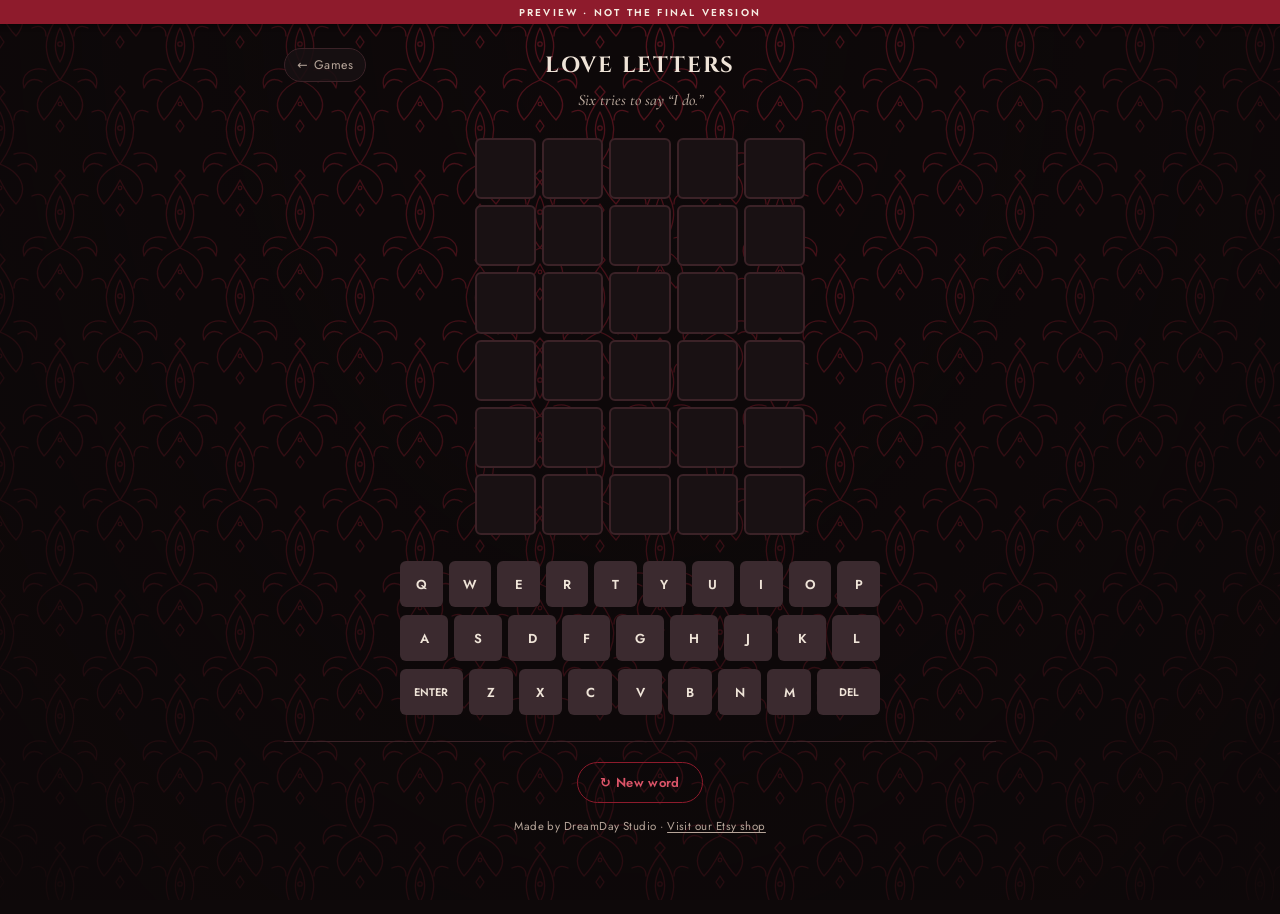
<file: wordle.html>
<!DOCTYPE html>
<html lang="en">
<head>
<meta charset="UTF-8">
<meta name="viewport" content="width=device-width, initial-scale=1.0, maximum-scale=1.0, user-scalable=no">
<meta name="robots" content="noindex, nofollow">

<link rel="icon" href="favicon.ico" sizes="any">
<link rel="icon" href="favicon-32.png" type="image/png" sizes="32x32">
<link rel="apple-touch-icon" href="favicon-180.png">
<meta name="theme-color" content="#0E090A">
<meta name="apple-mobile-web-app-capable" content="yes">
<meta name="mobile-web-app-capable" content="yes">
<meta name="apple-mobile-web-app-status-bar-style" content="black">
<meta name="apple-mobile-web-app-title" content="Deema’s Games">
<title>Love Letters — Deema’s Bridal Shower</title>
<link rel="stylesheet" href="fonts.css">
<link rel="stylesheet" href="styles.css">
<link rel="stylesheet" href="theme.css">
</head>
<body data-title="games.wordle.title">

<div class="confetti"></div>

<div class="wrap">

  <div class="game-header">
    <a class="back-link" href="index.html" aria-label="Back to games"><span class="arrow">&larr;</span><span class="back-label" data-cfg="site.backLabel">Games</span></a>
    <h1 class="game-title" data-cfg="games.wordle.title">Love Letters</h1>
    <span class="header-spacer back-link" aria-hidden="true"><span class="arrow">&larr;</span><span class="back-label" data-cfg="site.backLabel">Games</span></span>
  </div>
  <p class="game-sub" data-cfg="games.wordle.sub">Six tries to say “I do.”</p>

  <div class="wordle-board" id="board"></div>

  <div class="keyboard" id="keyboard"></div>

  <div class="restart-row">
    <!-- appears once a game is over, so the results can be reopened after the pop-up is closed -->
    <button class="restart-btn solid is-hidden" id="resultsBtn">See results</button>
    <button class="restart-btn" id="resetBtn" title="Start over with a new word">
      &#8635; New word
    </button>
  </div>

</div>

<div class="toast" id="toast"></div>

<!-- Win / lose modal -->
<div class="modal-overlay" id="modalOverlay">
  <div class="win-wrap">
    <button class="modal-close" id="closeBtn" aria-label="Close"><svg viewBox="0 0 14 14" fill="none" aria-hidden="true"><path d="M2 2l10 10M12 2L2 12" stroke="currentColor" stroke-width="1.8" stroke-linecap="round"/></svg></button>
  <div class="win-modal">
    <div class="win-seal" id="winSeal">
      <svg viewBox="0 0 24 24" fill="none" xmlns="http://www.w3.org/2000/svg">
        <path d="M12 2c.6 3.6 2.4 5.4 6 6-3.6.6-5.4 2.4-6 6-.6-3.6-2.4-5.4-6-6 3.6-.6 5.4-2.4 6-6Z" fill="#fff"/>
        <path d="M19 15c.3 1.8 1.2 2.7 3 3-1.8.3-2.7 1.2-3 3-.3-1.8-1.2-2.7-3-3 1.8-.3 2.7-1.2 3-3Z" fill="#fff" opacity="0.85"/>
      </svg>
    </div>
    <h2 id="winTitle"></h2>
    <p class="tight" id="winSub"></p>
    <div class="win-answer"><span class="lbl">The word was</span><span class="word" id="winAnswer"></span></div>
    <p class="share-line share-head" id="shareLine"></p>
    <div class="win-emoji-grid" id="winEmojiGrid"></div>
    <p class="share-line share-close" id="shareClose"></p>
    <div class="share-row" id="shareRow">
      <button class="share-btn whatsapp" id="shareWhatsapp">
        <svg width="16" height="16" viewBox="0 0 24 24" fill="currentColor"><path d="M12.04 2C6.58 2 2.13 6.45 2.13 11.91c0 1.75.46 3.45 1.32 4.95L2.05 22l5.25-1.38a9.87 9.87 0 0 0 4.74 1.21h.01c5.46 0 9.9-4.45 9.9-9.91C21.96 6.45 17.5 2 12.04 2Z"/></svg>
        Share on WhatsApp
      </button>
      <button class="share-btn native" id="shareNative">&#128241; Share</button>
      <button class="share-btn copy" id="shareCopy">Copy message</button>
    </div>
    <button class="play-again-btn" id="playAgainBtn">&#8635; Play again</button>
  </div>
  </div>
</div>

<script src="config.js"></script>
<script src="words.js"></script>
<script src="confetti.js"></script>
<script src="haptics.js"></script>
<script src="common.js"></script>
<script>
/* ============================================================
   All words + wording come from config.js (GAME_CONFIG.wordle).
   First play is always firstWord; "New word" then deals from a
   shuffled copy of altWords (every word comes up before any repeat).
   Guesses must be real words (words.js) or one of the game's own answers.
   ============================================================ */
const CFG = GAME_CONFIG.wordle;
const FIRST_WORD = CFG.firstWord.toUpperCase();
const ALT_WORDS = CFG.altWords.map(w => w.toUpperCase());
const ROWS = 6;
const LEN = FIRST_WORD.length;

const VALID = new Set(((window.VALID_WORDS || '').toUpperCase().match(/.{5}/g)) || []);
[FIRST_WORD, ...ALT_WORDS].forEach(w => VALID.add(w));
const DICT_OK = VALID.size > 1000;   // if the word list failed to load, don't block every guess

let ANSWER = FIRST_WORD;
let gen = 0;          // bumps on every new game so timers from an old game can't touch the new one
let bag = [];         // shuffled replay words
let board = document.getElementById('board');
let keyboard = document.getElementById('keyboard');
let toastEl = document.getElementById('toast');

let guesses = [];
let guessResults = [];
let current = "";
let gameOver = false;

/* ---------------- sound (synthesized, no external files) ---------------- */
let audioCtx = null;
function ctx(){
  if(!audioCtx){ audioCtx = new (window.AudioContext || window.webkitAudioContext)(); }
  if(audioCtx.state === 'suspended') audioCtx.resume();
  return audioCtx;
}
function tone(freq, dur, type='sine', vol=0.14, delay=0, glideTo=null){
  try{
    const c = ctx();
    const osc = c.createOscillator();
    const gain = c.createGain();
    osc.type = type;
    osc.frequency.setValueAtTime(freq, c.currentTime + delay);
    if(glideTo) osc.frequency.exponentialRampToValueAtTime(glideTo, c.currentTime + delay + dur);
    gain.gain.setValueAtTime(vol, c.currentTime + delay);
    gain.gain.exponentialRampToValueAtTime(0.001, c.currentTime + delay + dur);
    osc.connect(gain).connect(c.destination);
    osc.start(c.currentTime + delay);
    osc.stop(c.currentTime + delay + dur + 0.02);
  } catch(e){ /* audio unsupported — fail silently */ }
}
const sound = {
  key: () => tone(520, 0.045, 'square', 0.05),
  del: () => tone(280, 0.05, 'square', 0.05),
  reveal: (result, i) => {
    const freqs = { absent: 190, present: 340, correct: 500 };
    tone(freqs[result], 0.16, 'sine', 0.11, i * 0.05);
  },
  error: () => { tone(160, 0.12, 'sawtooth', 0.09); tone(120, 0.14, 'sawtooth', 0.08, 0.08); },
  win: () => {
    const notes = [523, 659, 784, 1047];
    notes.forEach((f,i)=> tone(f, 0.22, 'triangle', 0.13, i * 0.11));
  },
  lose: () => { tone(300, 0.3, 'sine', 0.1); tone(220, 0.4, 'sine', 0.09, 0.15); }
};

const rows = [];
for(let r=0; r<ROWS; r++){
  const rowEl = document.createElement('div');
  rowEl.className = 'wordle-row';
  rowEl.style.gridTemplateColumns = `repeat(${LEN}, 1fr)`;
  const cells = [];
  for(let c=0;c<LEN;c++){
    const cell = document.createElement('div');
    cell.className = 'wordle-cell';
    rowEl.appendChild(cell);
    cells.push(cell);
  }
  board.appendChild(rowEl);
  rows.push(cells);
}

const KEY_ROWS = [
  "QWERTYUIOP".split(""),
  "ASDFGHJKL".split(""),
  ["ENTER", ..."ZXCVBNM".split(""), "DEL"]
];
const keyEls = {};
KEY_ROWS.forEach(row=>{
  const rowEl = document.createElement('div');
  rowEl.className = 'key-row';
  row.forEach(k=>{
    const btn = document.createElement('button');
    btn.className = 'key' + (k.length>1 ? ' wide' : '');
    btn.textContent = k === 'DEL' ? 'Del' : (k === 'ENTER' ? 'Enter' : k);
    btn.addEventListener('click', ()=>{ handleKey(k); btn.blur(); });   // blur: a physical Enter must never re-press this key
    rowEl.appendChild(btn);
    keyEls[k] = btn;
  });
  keyboard.appendChild(rowEl);
});

function showToast(msg){
  toastEl.textContent = msg;
  toastEl.classList.add('show');
  setTimeout(()=>toastEl.classList.remove('show'), 1400);
}

function handleKey(k){
  if(gameOver) return;
  if(k === 'ENTER'){
    haptic(10);
    submitGuess();
  } else if(k === 'DEL'){
    if(current.length){ sound.del(); haptic(8); }
    current = current.slice(0,-1);
    renderCurrent();
  } else if(/^[A-Z]$/.test(k) && current.length < LEN){
    sound.key();
    haptic(6);
    current += k;
    renderCurrent();
  }
}

document.addEventListener('keydown', (e)=>{
  if(gameOver || e.metaKey || e.ctrlKey || e.altKey) return;   // (game over: Enter/Space work on the win-screen buttons)
  const k = e.key.toUpperCase();
  if(k === 'ENTER'){ e.preventDefault(); handleKey('ENTER'); }   // preventDefault: stops Enter also "clicking" whichever button has focus
  else if(k === 'BACKSPACE'){ e.preventDefault(); handleKey('DEL'); }
  else if(/^[A-Z]$/.test(k)) handleKey(k);
});

function renderCurrent(){
  const rowIdx = guesses.length;
  const cells = rows[rowIdx];
  for(let i=0;i<LEN;i++){
    const cell = cells[i];
    if(i < current.length){
      cell.textContent = current[i];
      cell.classList.add('filled', 'pop');
      setTimeout(()=>cell.classList.remove('pop'), 120);
    } else {
      cell.textContent = '';
      cell.classList.remove('filled');
    }
  }
}

function rejectGuess(msg){
  showToast(msg);
  sound.error();
  haptic(15);
  shakeRow(guesses.length);
}

function submitGuess(){
  if(current.length < LEN){ rejectGuess('Not enough letters'); return; }
  const guess = current;
  if(guesses.includes(guess)){ rejectGuess('Already guessed'); return; }
  if(DICT_OK && !VALID.has(guess)){ rejectGuess('Not in word list'); return; }

  const myGen = gen;
  const result = scoreGuess(guess, ANSWER);
  paintRow(guesses.length, guess, result, myGen);
  guesses.push(guess);
  guessResults.push(result);
  current = "";

  if(guess === ANSWER){
    gameOver = true;
    setTimeout(()=>{
      if(myGen !== gen) return;
      sound.win();
      haptic([15,40,15,40,25]);
      launchConfettiBurst();
      openWinModal(true);
    }, 1650);
    return;
  }
  if(guesses.length === ROWS){
    gameOver = true;
    setTimeout(()=>{
      if(myGen !== gen) return;
      sound.lose();
      openWinModal(false);
    }, 1650);
  }
}

function scoreGuess(guess, answer){
  const result = new Array(LEN).fill('absent');
  const answerLetters = answer.split("");
  const used = new Array(LEN).fill(false);
  for(let i=0;i<LEN;i++){
    if(guess[i] === answer[i]){ result[i] = 'correct'; used[i] = true; }
  }
  for(let i=0;i<LEN;i++){
    if(result[i] === 'correct') continue;
    const idx = answerLetters.findIndex((ch,j)=> ch === guess[i] && !used[j]);
    if(idx !== -1){ result[i] = 'present'; used[idx] = true; }
  }
  return result;
}

function paintRow(rowIdx, guess, result, myGen){
  const cells = rows[rowIdx];
  result.forEach((res, i)=>{
    const cell = cells[i];
    setTimeout(()=>{
      if(myGen !== gen) return;
      cell.classList.add('flip');
      sound.reveal(res, 0);
      setTimeout(()=>{
        if(myGen !== gen) return;
        cell.textContent = guess[i];
        cell.classList.add(res);
        updateKey(guess[i], res);
      }, 250);
    }, i * 220);
  });
}

const KEY_PRIORITY = { absent:0, present:1, correct:2 };
function updateKey(letter, res){
  const btn = keyEls[letter];
  if(!btn) return;
  const cur = btn.dataset.state;
  if(!cur || KEY_PRIORITY[res] > KEY_PRIORITY[cur]){
    btn.dataset.state = res;
    btn.classList.remove('absent','present','correct');
    btn.classList.add(res);
  }
}

function shakeRow(rowIdx){
  const rowEl = rows[rowIdx][0].parentElement;
  rowEl.style.animation = 'shake .4s ease';
  setTimeout(()=> rowEl.style.animation = '', 400);
}

/* ---------------- restart / new word ---------------- */
function shuffled(arr){
  const a = [...arr];
  for(let i=a.length-1;i>0;i--){
    const j = Math.floor(Math.random()*(i+1));
    [a[i],a[j]] = [a[j],a[i]];
  }
  return a;
}
function pickNewWord(){
  if(!bag.length){
    bag = shuffled(ALT_WORDS);
    // words are drawn from the END of the bag: make sure the next one isn't the word just played
    if(bag[bag.length-1] === ANSWER) bag.unshift(bag.pop());
  }
  return bag.pop();
}

function resetGame(newAnswer){
  gen++;                                   // cancels any flip/win timers still pending from the old game
  if(document.activeElement && document.activeElement !== document.body) document.activeElement.blur();
  ANSWER = newAnswer;
  guesses = [];
  guessResults = [];
  current = "";
  gameOver = false;
  resultsBtn.classList.add('is-hidden');
  rows.forEach(cells=>cells.forEach(cell=>{
    cell.textContent = '';
    cell.className = 'wordle-cell';
  }));
  Object.values(keyEls).forEach(btn=>{
    btn.classList.remove('absent','present','correct');
    delete btn.dataset.state;
  });
}

document.getElementById('resetBtn').addEventListener('click', ()=>{
  const midGame = !gameOver && guesses.length > 0;
  if(midGame && !confirm('Give up on this word and start a new one?')) return;
  closeWinModal();
  resetGame(pickNewWord());
});

/* ---------------- win modal + share ---------------- */
const modalOverlay = document.getElementById('modalOverlay');
const winSeal = document.getElementById('winSeal');
const winTitle = document.getElementById('winTitle');
const winSub = document.getElementById('winSub');
const shareLine = document.getElementById('shareLine');
const shareClose = document.getElementById('shareClose');
const shareRow = document.getElementById('shareRow');
const winEmojiGrid = document.getElementById('winEmojiGrid');

function buildEmojiGrid(){
  const map = { correct: '🟩', present: '🟨', absent: '⬛' };
  return guessResults.map(row => row.map(r => map[r]).join('')).join('\n');
}

// e.g. "Deema’s Bridal Love Letter 3/6 💍"  (X/6 if she didn't get it)
function resultLine(){
  const score = guesses[guesses.length-1] === ANSWER ? guesses.length : 'X';
  return `${CFG.shareTitle} ${score}/${ROWS} ${CFG.shareEmoji}`;
}

const resultsBtn = document.getElementById('resultsBtn');
let lastWon = false;

function openWinModal(won){
  lastWon = won;
  winEmojiGrid.textContent = buildEmojiGrid();
  document.getElementById('winAnswer').textContent = ANSWER;      // shown whether she won or not
  if(won){
    winSeal.classList.remove('hidden');
    winTitle.textContent = CFG.winTitle;
    winSub.textContent = `You got it in ${guesses.length} guess${guesses.length===1?'':'es'}.`;
    shareLine.textContent = resultLine();
    shareClose.textContent = CFG.shareLine;
    shareLine.style.display = shareClose.style.display = '';
    shareRow.style.display = '';
  } else {
    winSeal.classList.add('hidden');
    winTitle.textContent = CFG.loseTitle;
    winSub.textContent = 'Fancy another round?';
    shareLine.style.display = shareClose.style.display = 'none';
    shareRow.style.display = 'none';
  }
  resultsBtn.classList.remove('is-hidden');                       // lets her bring this pop-up back after closing it
  modalOverlay.classList.add('show');
}
function closeWinModal(){ modalOverlay.classList.remove('show'); }
document.getElementById('playAgainBtn').addEventListener('click', ()=>{
  closeWinModal();
  resetGame(pickNewWord());
});
document.getElementById('closeBtn').addEventListener('click', closeWinModal);
resultsBtn.addEventListener('click', ()=>{ haptic(6); openWinModal(lastWon); });
modalOverlay.addEventListener('click', (e)=>{ if(e.target === modalOverlay) closeWinModal(); });
document.addEventListener('keydown', (e)=>{ if(e.key === 'Escape') closeWinModal(); });

function shareText(){ return `${resultLine()}\n${buildEmojiGrid()}\n${CFG.shareLine}`; }

document.getElementById('shareWhatsapp').addEventListener('click', ()=>{
  window.open('https://wa.me/?text=' + encodeURIComponent(shareText()), '_blank');
});
document.getElementById('shareNative').addEventListener('click', async ()=>{
  if(navigator.share){
    try{ await navigator.share({ text: shareText() }); } catch(e){ /* cancelled */ }
  } else { copyToClipboard(); }
});
document.getElementById('shareCopy').addEventListener('click', copyToClipboard);

function copyToClipboard(){
  navigator.clipboard.writeText(shareText()).then(()=>{
    showToast('Copied — paste it anywhere!');
  }).catch(()=>{
    showToast('Could not copy — try Share instead');
  });
}
</script>
</body>
</html>
</file>
<file: fonts.css>
/* Self-hosted fonts (no Google Fonts request, so the page loads fast and works offline-ish).
   Licences: UnifrakturCook, Cinzel, Cormorant Garamond, Jost are all SIL Open Font License 1.1 (free for commercial use). */

@font-face{ font-family:'UnifrakturCook'; font-style:normal; font-weight:700; font-display:swap;
  src:url('unifrakturcook-latin-700-normal.woff2') format('woff2'); }

@font-face{ font-family:'Cinzel'; font-style:normal; font-weight:500; font-display:swap;
  src:url('cinzel-latin-500-normal.woff2') format('woff2'); }
@font-face{ font-family:'Cinzel'; font-style:normal; font-weight:700; font-display:swap;
  src:url('cinzel-latin-700-normal.woff2') format('woff2'); }

@font-face{ font-family:'Cormorant Garamond'; font-style:italic; font-weight:500; font-display:swap;
  src:url('cormorant-garamond-latin-500-italic.woff2') format('woff2'); }
@font-face{ font-family:'Cormorant Garamond'; font-style:italic; font-weight:600; font-display:swap;
  src:url('cormorant-garamond-latin-600-italic.woff2') format('woff2'); }
@font-face{ font-family:'Cormorant Garamond'; font-style:normal; font-weight:600; font-display:swap;
  src:url('cormorant-garamond-latin-600-normal.woff2') format('woff2'); }

@font-face{ font-family:'Jost'; font-style:normal; font-weight:400; font-display:swap;
  src:url('jost-latin-400-normal.woff2') format('woff2'); }
@font-face{ font-family:'Jost'; font-style:normal; font-weight:500; font-display:swap;
  src:url('jost-latin-500-normal.woff2') format('woff2'); }
@font-face{ font-family:'Jost'; font-style:normal; font-weight:600; font-display:swap;
  src:url('jost-latin-600-normal.woff2') format('woff2'); }
</file>
<file: styles.css>
/* ============================================================
   PARTY GAMES — shared structure
   Everything colour/font related is a CSS variable at the top.
   A customer theme (theme.css) only overrides these variables
   and adds decoration — it never needs to touch this file.
   ============================================================ */

:root{
  /* surfaces + text */
  --ivory:      #FBF6ED;   /* page background */
  --paper:      #FFFFFF;   /* cards, modals, empty cells */
  --ink:        #2B231D;   /* main text */
  --ink-soft:   #7A6C5D;   /* secondary text */
  --rule:       #E4D9C6;   /* hairlines + borders */

  /* accents */
  --rose:       #C1707E;
  --rose-deep:  #9C4A58;
  --gold:       #AE8A4E;
  --gold-soft:  #E8D9B8;
  --on-accent:  #FFFFFF;  /* text on top of an accent colour */

  /* buttons + toast */
  --btn-bg:     var(--ink);
  --btn-fg:     #FFFFFF;
  --btn-hover:  var(--rose-deep);
  --toast-bg:   var(--ink);
  --toast-fg:   #FFFFFF;
  --overlay:    rgba(43,35,29,0.45);

  /* Wordle states */
  --correct:    #6E8B5E;
  --present:    #C79A2E;
  --absent:     #9C9186;
  --cell-filled:#B8A98F;
  --key-bg:     #E4DACB;
  --key-hover:  #D9CCB6;

  /* Connections */
  --tile-bg:       #EFE7D8;
  --tile-hover:    #E4D8C1;
  --selected-bg:   var(--ink);
  --selected-fg:   #FFFFFF;
  --cat-yellow-bg: #FBF0D6;  --cat-yellow: #C79A2E;   /* bg = fill, fg = text colour */
  --cat-green-bg:  #E7EFDF;  --cat-green:  #6E8B5E;
  --cat-blue-bg:   #E1EAF1;  --cat-blue:   #5C7C9C;
  --cat-purple-bg: #EEE1EC;  --cat-purple: #8A6389;

  /* Mini crossword */
  --xw-cell:    #FFFFFF;
  --xw-ink:     #2B231D;
  --xw-num:     #7A6C5D;
  --xw-line:    #2B231D;   /* grid lines + black squares */
  --xw-word:    #F6EEDC;   /* highlighted word */
  --xw-active:  #E8D9B8;   /* highlighted cell */
  --xw-active-ink: #9C4A58;

  /* fonts */
  --font-display: Georgia, 'Times New Roman', serif;   /* big masthead */
  --font-heading: Georgia, 'Times New Roman', serif;   /* titles */
  --font-italic:  Georgia, 'Times New Roman', serif;   /* taglines */
  --font-body:    'Jost', system-ui, sans-serif;
  --font-letters: ui-monospace, Menlo, Consolas, monospace;

  --radius: 14px;
  --shadow: 0 1px 2px rgba(43,35,29,0.06), 0 8px 24px rgba(43,35,29,0.07);
  --shadow-hover: 0 4px 6px rgba(43,35,29,0.08), 0 16px 32px rgba(43,35,29,0.11);
  --texture: rgba(174,138,78,0.10);
}

*{ box-sizing:border-box; }
html,body{ margin:0; padding:0; }

body{
  background:var(--ivory);
  color:var(--ink);
  font-family:var(--font-body);
  min-height:100vh;
  position:relative;
  overflow-x:hidden;
  -webkit-text-size-adjust:100%;
}

/* faint texture so the page doesn't read flat */
body::before{
  content:"";
  position:fixed; inset:0;
  background-image: radial-gradient(circle at 1px 1px, var(--texture) 1px, transparent 0);
  background-size:22px 22px;
  pointer-events:none;
  z-index:0;
}

a{ color:inherit; }

/* ---------- confetti drift (ambient motion) ---------- */
.confetti{ position:fixed; inset:0; pointer-events:none; z-index:1; overflow:hidden; }
.confetti span{
  position:absolute; top:-5%;
  width:7px; height:11px;
  opacity:0.55;
  animation:drift linear infinite;
  border-radius:1px;
}
@keyframes drift{ to{ transform:translateY(112vh) rotate(200deg); } }
@media (prefers-reduced-motion: reduce){ .confetti{ display:none; } }

/* ---------- shell ---------- */
.wrap{
  position:relative; z-index:2;
  max-width:760px;
  margin:0 auto;
  padding:48px 24px 80px;
}

.eyebrow{
  font-family:var(--font-body);
  font-size:12px;
  letter-spacing:0.22em;
  text-transform:uppercase;
  color:var(--rose-deep);
  text-align:center;
  margin:0 0 14px;
}

.masthead{
  text-align:center;
  font-family:var(--font-display);
  font-style:italic;
  font-weight:600;
  font-size:clamp(40px,9vw,64px);
  line-height:1.02;
  margin:0;
  letter-spacing:-0.01em;
}
.masthead .amp{ color:var(--rose); font-style:italic; display:block; }

.subhead{
  text-align:center;
  font-family:var(--font-body);
  font-size:14px;
  color:var(--ink-soft);
  margin:14px 0 0;
  letter-spacing:0.04em;
}

.rule{
  border:none;
  border-top:1px solid var(--rule);
  margin:34px auto;
  max-width:420px;
  position:relative;
}
.rule::after{
  content:"✦";
  position:absolute; left:50%; top:50%;
  transform:translate(-50%,-50%);
  background:var(--ivory);
  color:var(--gold);
  padding:0 12px;
  font-size:12px;
}

/* ---------- tile grid (landing) ---------- */
.tile-grid{
  display:grid;
  grid-template-columns:repeat(3,1fr);
  gap:20px;
  margin-top:36px;
}
@media (max-width:640px){ .tile-grid{ grid-template-columns:1fr; } }

.tile{
  background:var(--paper);
  border:1px solid var(--rule);
  border-radius:var(--radius);
  box-shadow:var(--shadow);
  padding:28px 20px 22px;
  text-align:center;
  text-decoration:none;
  color:var(--ink);
  display:flex;
  flex-direction:column;
  align-items:center;
  gap:10px;
  transition:transform .18s ease, box-shadow .18s ease;
  position:relative;
}
.tile:hover{ transform:translateY(-4px); box-shadow:var(--shadow-hover); }
.tile:focus-visible{ outline:3px solid var(--rose); outline-offset:3px; }

.tile-icon{ width:76px; height:auto; max-height:64px; object-fit:contain; margin-bottom:2px; }

.tile h2{ font-family:var(--font-heading); font-weight:600; font-size:21px; margin:2px 0 0; }
.tile p{ font-size:12.5px; color:var(--ink-soft); margin:0; letter-spacing:0.02em; }
.tile .tag{
  margin-top:6px;
  font-family:var(--font-letters);
  font-size:10px;
  letter-spacing:0.08em;
  color:var(--gold);
  text-transform:uppercase;
}

footer.foot{
  text-align:center;
  margin-top:56px;
  font-family:var(--font-italic);
  font-style:italic;
  color:var(--ink-soft);
  font-size:14px;
}

/* small "Made by ..." line at the bottom of every page (built by common.js from config.site.credit) */
.credit{
  text-align:center;
  margin:18px 0 0;
  font-family:var(--font-body);
  font-size:11.5px;
  letter-spacing:0.04em;
  line-height:1.3;
  color:var(--ink-soft);
}
.credit a{ color:inherit; text-decoration:underline; text-underline-offset:2px; text-decoration-thickness:1px; }
.credit a:hover, .credit a:focus-visible{ color:var(--rose-deep); }
footer.foot + .credit{ margin-top:14px; }
.credit.in-game{ margin-top:16px; }

/* ---------- game chrome (shared by game pages) ---------- */
.game-header{
  /* equal-width side slots keep the title truly centred whatever is in them
     (back button on the left; timer or an invisible spacer on the right) */
  --hdr-side:92px;
  display:grid;
  grid-template-columns: var(--hdr-side) minmax(0,1fr) var(--hdr-side);
  align-items:center;
  gap:10px;
  margin-bottom:8px;
}
.back-link{
  grid-column:1;
  justify-self:start;
  font-family:var(--font-body);
  font-size:13px;
  color:var(--ink-soft);
  text-decoration:none;
  border:1px solid var(--rule);
  background:var(--paper);
  padding:7px 12px;
  border-radius:20px;
  display:inline-flex;
  align-items:center;
  gap:6px;
  white-space:nowrap;
  flex-shrink:0;
}
.back-link:hover{ border-color:var(--rose); color:var(--rose-deep); }
.header-spacer{ grid-column:3; visibility:hidden; pointer-events:none; }

.game-title{
  grid-column:2;
  min-width:0;
  white-space:nowrap;       /* common.js shrinks the font a little if a long name wouldn't fit */
  overflow:hidden;
  font-family:var(--font-heading);
  font-style:italic;
  font-weight:600;
  font-size:28px;
  text-align:center;
  margin:0;
  padding:2px 0;
}

/* timer chip (crossword) sits in the right-hand header slot */
.xw-timer{
  grid-column:3;
  justify-self:end;
  min-width:56px;
  text-align:center;
  font-family:var(--font-body);
  font-variant-numeric:tabular-nums;
  font-size:13px;
  font-weight:600;
  letter-spacing:0.04em;
  color:var(--ink-soft);
  border:1px solid var(--rule);
  background:var(--paper);
  border-radius:20px;
  padding:7px 11px;
}
.xw-timer.running{ color:var(--ink); }
.xw-timer.done{ color:var(--rose-deep); border-color:var(--rose); }

.is-hidden{ display:none !important; }
.game-sub{ text-align:center; color:var(--ink-soft); font-size:13px; margin:6px 0 28px; }

.pill-btn{
  font-family:var(--font-body);
  font-weight:500;
  font-size:13px;
  letter-spacing:0.03em;
  background:var(--btn-bg);
  color:var(--btn-fg);
  border:none;
  border-radius:24px;
  padding:10px 20px;
  cursor:pointer;
  transition:background .15s ease, transform .1s ease;
}
.pill-btn:hover{ background:var(--btn-hover); }
.pill-btn:active{ transform:scale(0.97); }
.pill-btn:disabled{ opacity:0.4; cursor:default; }
.pill-btn.ghost{ background:transparent; color:var(--ink); border:1px solid var(--rule); }
.pill-btn.ghost:hover{ background:var(--paper); border-color:var(--rose); color:var(--rose-deep); }

.toast{
  position:fixed;
  top:22px; left:50%;
  transform:translateX(-50%) translateY(-16px);
  background:var(--toast-bg);
  color:var(--toast-fg);
  font-family:var(--font-body);
  font-size:13.5px;
  padding:10px 18px;
  border-radius:8px;
  opacity:0;
  pointer-events:none;
  transition:opacity .2s ease, transform .2s ease;
  z-index:50;
  box-shadow:var(--shadow);
  max-width:90vw;
  text-align:center;
}
.toast.show{ opacity:1; transform:translateX(-50%) translateY(0); }

/* ---------- WORDLE ---------- */
.wordle-board{
  display:grid;
  grid-template-rows:repeat(6,1fr);
  gap:6px;
  max-width:330px;
  margin:0 auto 26px;
}
.wordle-row{ display:grid; grid-template-columns:repeat(5,1fr); gap:6px; }
.wordle-cell{
  aspect-ratio:1;
  border:2px solid var(--rule);
  background:var(--paper);
  display:flex; align-items:center; justify-content:center;
  font-family:var(--font-letters);
  font-weight:700;
  font-size:26px;
  text-transform:uppercase;
  color:var(--ink);
  border-radius:6px;
  transition:transform .12s ease;
}
.wordle-cell.filled{ border-color:var(--cell-filled); }
.wordle-cell.pop{ transform:scale(1.06); }
.wordle-cell.correct{ background:var(--correct); border-color:var(--correct); color:var(--on-accent); }
.wordle-cell.present{ background:var(--present); border-color:var(--present); color:var(--on-accent); }
.wordle-cell.absent{ background:var(--absent); border-color:var(--absent); color:var(--on-accent); }
.wordle-cell.flip{ animation:flip .5s ease forwards; }
@keyframes flip{
  0%{ transform:rotateX(0); } 50%{ transform:rotateX(90deg); }
  51%{ transform:rotateX(90deg); } 100%{ transform:rotateX(0); }
}

.keyboard{ max-width:480px; margin:0 auto; display:flex; flex-direction:column; gap:8px; }
.key-row{ display:flex; gap:6px; justify-content:center; }
.key{
  font-family:var(--font-body);
  font-weight:600;
  font-size:13px;
  border:none;
  background:var(--key-bg);
  color:var(--ink);
  border-radius:6px;
  height:46px;
  min-width:32px;
  flex:1;
  display:flex; align-items:center; justify-content:center;
  cursor:pointer;
  transition:background .12s ease, transform .08s ease;
  text-transform:uppercase;
}
.key:hover{ background:var(--key-hover); }
.key:active{ transform:scale(0.90); background:var(--key-hover); }
.key.wide{ flex:1.6; font-size:11px; }
.key.correct{ background:var(--correct); color:var(--on-accent); }
.key.present{ background:var(--present); color:var(--on-accent); }
.key.absent{ background:var(--absent); color:var(--on-accent); }

/* ---------- CONNECTIONS ---------- */
.conn-instructions{ text-align:center; font-size:13px; color:var(--ink-soft); margin-bottom:20px; }
.conn-grid{
  display:grid;
  grid-template-columns:repeat(4,1fr);
  gap:8px;
  max-width:520px;
  margin:0 auto 18px;
}
.conn-cell{
  aspect-ratio:2/1;
  background:var(--tile-bg);
  color:var(--ink);
  border:none;
  border-radius:8px;
  font-family:var(--font-body);
  font-weight:600;
  font-size:12.5px;
  letter-spacing:0.02em;
  text-transform:uppercase;
  display:flex; align-items:center; justify-content:center;
  text-align:center;
  padding:6px;
  cursor:pointer;
  transition:transform .1s ease, background .15s ease;
  user-select:none;
  overflow:hidden;
  white-space:nowrap;
}
.conn-cell:hover{ background:var(--tile-hover); }
.conn-cell:active{ transform:scale(0.93); }
.conn-cell.selected{ background:var(--selected-bg); color:var(--selected-fg); transform:scale(0.97); }
.conn-cell.shake{ animation:shake .4s ease; }
@keyframes shake{
  20%{ transform:translateX(-6px); } 40%{ transform:translateX(6px); }
  60%{ transform:translateX(-4px); } 80%{ transform:translateX(4px); }
}

.solved-group{
  max-width:520px;
  margin:0 auto 8px;
  border-radius:8px;
  padding:14px 16px;
  text-align:center;
}
/* only a row that has JUST been solved animates in (the class stays, but the
   element isn't rebuilt, so it doesn't replay when other tiles are tapped) */
.solved-group.new{ animation:reveal .45s ease; }
@keyframes reveal{ from{ opacity:0; transform:translateY(-6px);} to{ opacity:1; transform:translateY(0);} }
.solved-group.y{ background:var(--cat-yellow-bg); color:var(--cat-yellow); }
.solved-group.g{ background:var(--cat-green-bg);  color:var(--cat-green); }
.solved-group.b{ background:var(--cat-blue-bg);   color:var(--cat-blue); }
.solved-group.p{ background:var(--cat-purple-bg); color:var(--cat-purple); }
.solved-group .g-title{ font-weight:700; font-size:13px; letter-spacing:0.02em; text-transform:uppercase; }
.solved-group .g-items{ font-size:12.5px; margin-top:2px; text-transform:uppercase; }

.conn-controls{ display:flex; gap:10px; justify-content:center; margin-top:18px; }
.mistakes{
  text-align:center;
  font-size:12.5px;
  color:var(--ink-soft);
  margin-top:26px;
  padding-top:16px;
  border-top:1px solid var(--rule);
  letter-spacing:0.15em;
}
.mistakes .dot{ display:inline-block; width:9px; height:9px; border-radius:50%; background:var(--ink-soft); margin:0 2px; }
.mistakes .dot.used{ background:var(--rose); }

/* ---------- MINI CROSSWORD (grid + clue bar + keyboard) ---------- */
.xw-wrap{ max-width:420px; }

.xw-board{
  display:grid;
  gap:2px;
  background:var(--xw-line);
  padding:2px;
  border-radius:6px;
  width:min(100%, 340px);
  aspect-ratio:1;
  margin:8px auto 14px;
}
.xw-cell{
  background:var(--xw-cell);
  position:relative;
  display:flex; align-items:center; justify-content:center;
  cursor:pointer;
  user-select:none;
  transition:transform .08s ease;
}
.xw-cell.block{ background:var(--xw-line); cursor:default; }
.xw-cell:not(.block):active{ transform:scale(0.90); }
.xw-cell .xw-letter{
  font-family:var(--font-letters);
  font-weight:700;
  font-size:clamp(16px, 5vw, 24px);
  text-transform:uppercase;
  color:var(--xw-ink);
  line-height:1;
}
.xw-cell.active-word{ background:var(--xw-word); }
.xw-cell.active-cell{ background:var(--xw-active); }
.xw-cell.active-cell .xw-letter{ color:var(--xw-active-ink); }
.xw-num{
  position:absolute; top:2px; left:4px;
  font-family:var(--font-body);
  font-size:9px;
  color:var(--xw-num);
  font-weight:600;
  pointer-events:none;
}

.xw-cluebar{
  display:flex;
  align-items:center;
  gap:8px;
  background:var(--rose);
  border-radius:10px;
  padding:10px 6px;
  margin-bottom:16px;
  min-height:52px;
}
.xw-nav-arrow{
  flex-shrink:0;
  width:34px; height:34px;
  border-radius:50%;
  border:none;
  background:rgba(255,255,255,0.25);
  color:var(--on-accent);
  font-size:19px;
  line-height:1;
  cursor:pointer;
  display:flex; align-items:center; justify-content:center;
}
.xw-nav-arrow:hover{ background:rgba(255,255,255,0.4); }
.xw-nav-arrow:active{ transform:scale(0.92); }
.xw-clue-text{
  flex:1;
  color:var(--on-accent);
  font-family:var(--font-body);
  font-size:13.5px;
  line-height:1.35;
  text-align:center;
}
.xw-keyboard{ margin-bottom:16px; }
.xw-toolbar{ display:flex; gap:8px; justify-content:center; flex-wrap:wrap; }
.xw-toolbar .pill-btn{ padding:9px 16px; font-size:12.5px; }

/* Option tabs above the board (only shown when the crossword has more than one puzzle) */
.xw-tabs{ display:flex; gap:6px; justify-content:center; margin:2px auto 8px; }
.xw-tabs[hidden]{ display:none; }
.xw-tab{
  font-family:var(--font-heading);
  font-weight:600;
  font-size:12px;
  letter-spacing:0.14em;
  text-transform:uppercase;
  min-height:32px;
  padding:6px 18px;
  border-radius:999px;
  border:1px solid var(--rule);
  background:transparent;
  color:var(--ink-soft);
  cursor:pointer;
  transition:background .15s ease, color .15s ease, border-color .15s ease;
}
.xw-tab:hover{ border-color:var(--rose); color:var(--ink); }
.xw-tab.active{ background:var(--rose); border-color:var(--rose); color:var(--on-accent); }

@media (max-width:480px){
  .xw-board{ width:min(100%, 300px); margin:4px auto 12px; }
  .xw-cluebar{ padding:8px 4px; margin-bottom:12px; min-height:46px; }
  .xw-nav-arrow{ width:30px; height:30px; font-size:17px; }
  .xw-clue-text{ font-size:12.5px; }
  .xw-keyboard{ margin-bottom:12px; }
  .key{ height:42px; font-size:12px; }
}

/* ---------- restart / new-word control ----------
   Deliberately distinct from .pill-btn so it can't be mistaken for the
   on-screen Enter key: outlined, accent-toned, on its own row. */
.restart-row{
  display:flex; justify-content:center; flex-wrap:wrap; gap:10px;
  margin-top:26px;
  padding-top:20px;
  border-top:1px solid var(--rule);
}
.restart-btn{
  font-family:var(--font-body);
  font-weight:600;
  font-size:13px;
  letter-spacing:0.03em;
  background:var(--paper);
  color:var(--rose-deep);
  border:1.5px solid var(--rose);
  border-radius:24px;
  padding:10px 22px;
  cursor:pointer;
  display:inline-flex; align-items:center; gap:7px;
  transition:background .15s ease, transform .1s ease;
}
.restart-btn:hover{ background:var(--rose); color:var(--on-accent); }
.restart-btn:active{ transform:scale(0.97); }
.restart-btn.solid{ background:var(--rose); color:var(--on-accent); }   /* "See results" - the main action once a game is over */
.restart-btn.solid:hover{ filter:brightness(1.1); }

/* ---------- win modal ---------- */
.modal-overlay{
  position:fixed; inset:0;
  background:var(--overlay);
  display:flex; align-items:flex-start; justify-content:center;   /* the card centres itself with margin:auto, so a tall card scrolls instead of being clipped */
  overflow-y:auto;
  z-index:60;
  opacity:0; pointer-events:none;
  visibility:hidden;                 /* hidden buttons must not keep keyboard focus */
  transition:opacity .25s ease, visibility 0s linear .25s;
  padding:20px;
}
.modal-overlay.show{ opacity:1; pointer-events:auto; visibility:visible; transition-delay:0s; }

.win-modal{
  background:var(--paper);
  border-radius:18px;
  padding:var(--modal-pt,34px) var(--modal-px,30px) 28px;
  width:100%;
  text-align:center;
  box-shadow:0 20px 60px rgba(0,0,0,0.35);
  position:relative;
}
/* wraps the card + its close button: the card may scroll on a short phone, the ✕ must not */
.win-wrap{
  position:relative;
  width:100%; max-width:360px;
  margin:auto;
  transform:scale(0.85) translateY(10px);
  transition:transform .3s cubic-bezier(.34,1.56,.64,1);
}
.modal-overlay.show .win-wrap{ transform:scale(1) translateY(0); }

.win-seal{
  width:64px; height:64px;
  margin:0 auto 14px;
  border-radius:50%;
  display:flex; align-items:center; justify-content:center;
  background:var(--rose-deep);
}
.win-seal svg{ width:30px; height:30px; }
.win-seal.hidden{ display:none; }
.win-modal h2{ font-family:var(--font-heading); font-style:italic; font-weight:600; font-size:26px; margin:0 0 6px; }
.win-modal p{ font-size:13.5px; color:var(--ink-soft); margin:0 0 22px; }
.win-modal p.tight{ margin-bottom:14px; }

/* the ✕ in the top-right corner of every results pop-up (sits on .win-wrap, so it never scrolls away) */
.modal-close{
  position:absolute; top:8px; right:8px; z-index:3;
  display:flex; align-items:center; justify-content:center;
  width:40px; height:40px; padding:0;
  border:none; border-radius:50%;
  background:transparent; color:var(--ink-soft);
  cursor:pointer;
  transition:background .15s ease, color .15s ease, transform .1s ease;
}
.modal-close svg{ width:14px; height:14px; display:block; }
.modal-close:hover{ background:var(--rule); color:var(--ink); }
.modal-close:active{ transform:scale(0.92); }

/* Wordle: the answer, shown on the results pop-up */
.win-answer{ margin:0 0 20px; }
.win-answer .lbl{
  display:block; margin-bottom:4px;
  font-size:11px; letter-spacing:0.14em; text-transform:uppercase; color:var(--ink-soft);
}
.win-answer .word{
  display:block;
  font-family:var(--font-heading); font-weight:700;
  font-size:26px; letter-spacing:0.3em; padding-left:0.3em;   /* padding balances the trailing letter-space so it stays centred */
  color:var(--rose-deep);
}
.win-emoji-grid{ font-size:20px; line-height:1.35; letter-spacing:2px; margin-bottom:20px; user-select:all; white-space:pre-line; }
.share-line{
  font-family:var(--font-italic);
  font-style:italic;
  font-size:14px;
  color:var(--rose-deep);
  line-height:1.4;
  margin:0 0 18px;
  padding:0 4px;
}

.share-row{ display:flex; flex-direction:column; gap:9px; }
.share-btn{
  font-family:var(--font-body);
  font-weight:600;
  font-size:13.5px;
  border-radius:24px;
  padding:11px 18px;
  cursor:pointer;
  border:none;
  display:flex; align-items:center; justify-content:center; gap:8px;
  transition:transform .1s ease, filter .15s ease;
}
.share-btn:active{ transform:scale(0.97); }
.share-btn:hover{ filter:brightness(0.94); }
.share-btn.whatsapp{ background:#3FA34D; color:#fff; }
.share-btn.native{ background:var(--btn-bg); color:var(--btn-fg); }
.share-btn.copy{ background:transparent; color:var(--ink); border:1px solid var(--rule); }

.play-again-btn{
  margin-top:6px;
  font-family:var(--font-body);
  font-weight:600;
  font-size:13.5px;
  letter-spacing:0.03em;
  background:var(--btn-bg);
  color:var(--btn-fg);
  border:none;
  border-radius:24px;
  padding:11px 24px;
  cursor:pointer;
  display:inline-flex; align-items:center; gap:7px;
  transition:background .15s ease, transform .1s ease;
}
.play-again-btn:hover{ background:var(--btn-hover); }
.play-again-btn:active{ transform:scale(0.97); }

/* ---------- confetti burst (on win) ---------- */
.burst-piece{
  position:fixed;
  top:-10px;
  width:8px; height:14px;
  z-index:70;
  pointer-events:none;
  animation:burst-fall var(--dur) ease-in forwards;
  animation-delay:var(--delay);
}
@keyframes burst-fall{
  0%{ transform:translate(0,0) rotate(0deg); opacity:1; }
  100%{ transform:translate(var(--x), 105vh) rotate(var(--rot)); opacity:0.9; }
}
@media (prefers-reduced-motion: reduce){ .burst-piece{ display:none; } }

/* ============================================================
   MOBILE COMPACTION — keeps Wordle & Connections inside a single
   phone screen with no scrolling.
   ============================================================ */
@media (max-width:480px){
  .wrap{ padding:20px 14px 28px; }
  .game-header{ margin-bottom:2px; }
  .game-header{ --hdr-side:44px; gap:6px; }
  .game-title{ font-size:23px; }
  .game-sub{ margin:4px 0 16px; font-size:12px; }
  /* phones: back button is just an arrow so the longer game names fit on one line */
  .back-link{ width:30px; height:30px; padding:0; justify-content:center; gap:0; font-size:14px; }
  .back-link .back-label{ display:none; }
  .xw-timer{ min-width:0; width:44px; height:30px; padding:0; display:flex; align-items:center; justify-content:center; font-size:12px; letter-spacing:0.02em; }

  .wordle-board{ gap:5px; margin:0 auto 16px; max-width:280px; }
  .wordle-cell{ font-size:21px; border-width:1.5px; }
  .keyboard{ gap:6px; }
  .key-row{ gap:4px; }
  .key{ height:44px; font-size:12px; min-width:26px; }
  .restart-row{ margin-top:16px; padding-top:14px; }
  .restart-btn{ padding:8px 18px; font-size:12.5px; }

  .conn-instructions{ margin-bottom:14px; font-size:12px; }
  .conn-grid{ gap:6px; margin-bottom:14px; }
  .conn-cell{ font-size:11px; padding:4px; aspect-ratio:2.3/1; }
  .solved-group{ padding:10px 12px; margin-bottom:6px; }
  .solved-group .g-title{ font-size:11.5px; }
  .solved-group .g-items{ font-size:11.5px; }
  .conn-controls{ margin-top:14px; gap:8px; flex-wrap:wrap; }
  .conn-controls .pill-btn{ padding:9px 14px; font-size:12px; }
  .mistakes{ margin-top:20px; padding-top:14px; }
}

/* Stop double-tap / pinch zoom firing on rapid key taps
   (belt-and-braces alongside the viewport meta tag). */
button, .conn-cell, .xw-cell{ touch-action:manipulation; -webkit-tap-highlight-color:transparent; }

/* ============================================================
   SHORT-SCREEN ADAPTATION
   Phones show less height than their spec (browser toolbars), so the
   boards and keys scale with the visible height. Each rule has a `vh`
   fallback first, then the better `dvh` version for newer phones.
   ============================================================ */
@media (max-width:480px){
  .wordle-board{
    max-width:min(280px, calc((100vh - 375px) * 0.8333 + 20px));
    max-width:min(280px, calc((100dvh - 375px) * 0.8333 + 20px));
  }
  .xw-board{
    width:min(100%, 300px, calc(100vh - 405px));
    width:min(100%, 300px, calc(100dvh - 405px));
  }
  .xw-wrap.has-tabs .xw-board{
    width:min(100%, 300px, calc(100vh - 447px));
    width:min(100%, 300px, calc(100dvh - 447px));
  }
  .key{ height:clamp(34px, 6.2vh, 44px); height:clamp(34px, 6.2dvh, 44px); }
}
@media (max-width:480px) and (max-height:720px){
  .wrap{ padding-bottom:14px; }
  .game-sub{ margin:2px 0 10px; }
  .restart-row{ margin-top:10px; padding-top:10px; }
  .xw-cluebar{ min-height:42px; margin-bottom:8px; }
  .xw-keyboard{ margin-bottom:8px; }
  .conn-controls{ margin-top:10px; }
  .mistakes{ margin-top:14px; padding-top:10px; }
}
/* very narrow phones (iPhone 5/SE 1st gen): keep the header on one line */
@media (max-width:340px){
  .game-title{ letter-spacing:0.02em !important; }
  .conn-grid{ gap:4px; }
}

/* ---------- PREVIEW band (only appears when config.js has preview: true) ---------- */
.preview-bar{
  position:fixed; top:0; left:0; right:0;
  height:24px;
  background:var(--rose);
  color:var(--on-accent);
  font-family:var(--font-body);
  font-weight:600;
  font-size:10px;
  letter-spacing:0.22em;
  text-transform:uppercase;
  display:flex; align-items:center; justify-content:center;
  z-index:80;
  pointer-events:none;
  box-shadow:0 1px 6px rgba(0,0,0,0.45);
}
@media (max-width:480px){ .preview-bar{ height:18px; font-size:9px; } }
</file>
<file: theme.css>
/* ============================================================
   THEME — Vintage Gothic (black, deep red, lace)
   Loaded AFTER styles.css. To re-theme for another customer,
   change the colour/font variables in the first block; the
   decoration below (lace, damask, dividers) can stay or go.
   ============================================================ */

:root{
  /* surfaces + text */
  --ivory:#0E090A;
  --paper:#191113;
  --ink:#EFE4D8;
  --ink-soft:#B6A599;
  --rule:#3B2227;

  /* accents */
  --rose:#8E1B2C;           /* fills: clue bar, borders */
  --rose-deep:#DC5468;      /* red used for TEXT on black (lighter so it's readable) */
  --gold:#C9B79F;           /* antique lace / bone for small details */
  --gold-soft:#3B2227;
  --on-accent:#F6EDE3;

  --btn-bg:#8E1B2C;
  --btn-fg:#F6EDE3;
  --btn-hover:#B02238;
  --toast-bg:#8E1B2C;
  --toast-fg:#F6EDE3;
  --overlay:rgba(5,2,3,0.78);

  /* Wordle */
  --correct:#3D7A58;
  --present:#B08A2E;
  --absent:#3A2F32;
  --cell-filled:#85666B;
  --key-bg:#3B2A2F;         /* unused letters: clearly lighter than ruled-out ones */
  --key-hover:#4C363C;

  /* Connections (fill colour + dark text on top) */
  --tile-bg:#241A1D;
  --tile-hover:#33262A;
  --selected-bg:#EFE4D8;
  --selected-fg:#0E090A;
  --cat-yellow-bg:#CDA94E;  --cat-yellow:#1A1012;
  --cat-green-bg:#6E9A74;   --cat-green:#0F1A12;
  --cat-blue-bg:#6F8FB5;    --cat-blue:#0E1520;
  --cat-purple-bg:#9A6FA6;  --cat-purple:#1B0F1F;

  /* Mini crossword: aged-paper squares on black */
  --xw-cell:#E9DFD1;
  --xw-ink:#150E10;
  --xw-num:#5E4B4E;
  --xw-line:#050304;
  --xw-word:#D9BFB6;
  --xw-active:#A3213A;
  --xw-active-ink:#F6EDE3;
  --xw-wrong:#C4152E;       /* red line through a letter Check found wrong */

  /* confetti (comma separated): deep-red petals + a little bone */
  --confetti:#8E1B2C,#B02238,#6A1020,#D9CBB9,#C0394D;

  /* fonts */
  --font-display:'UnifrakturCook','Cinzel',serif;
  --font-heading:'Cinzel',Georgia,serif;
  --font-italic:'Cormorant Garamond',Georgia,serif;
  --font-letters:'Cinzel',Georgia,serif;

  --shadow:0 1px 2px rgba(0,0,0,0.45), 0 8px 24px rgba(0,0,0,0.5);
  --shadow-hover:0 4px 6px rgba(0,0,0,0.5), 0 16px 32px rgba(0,0,0,0.6);
}

::selection{ background:#8E1B2C; color:#F6EDE3; }
html{ background:var(--ivory); }

/* ---------- background: damask wallpaper + vignette ---------- */
body::before{
  background-image:
    radial-gradient(ellipse at 50% 0%, rgba(14,9,10,0) 0, rgba(14,9,10,0.55) 62%, rgba(14,9,10,0.92) 100%),
    url('damask.svg');
  background-size:auto, 120px 168px;
  opacity:0.55;
}

/* ---------- lace trim along the top edge of every page ---------- */
body::after{
  content:"";
  position:fixed; top:0; left:0; right:0;
  height:24px;
  background:url('lace-edge.svg') repeat-x 0 0 / 40px 24px;
  z-index:5;
  pointer-events:none;
  opacity:0.92;
}

/* ---------- type ---------- */
.eyebrow{
  font-family:var(--font-heading);
  font-weight:500;
  font-size:11px;
  letter-spacing:0.26em;
  color:var(--rose-deep);
  margin-top:10px;
}
.masthead{
  font-style:normal;
  font-weight:700;
  font-size:clamp(56px,16vw,92px);
  line-height:0.95;
  letter-spacing:0;
  color:var(--ink);
  text-shadow:0 2px 24px rgba(142,27,44,0.55);
}
.masthead .amp{
  font-family:var(--font-italic);
  font-style:italic;
  font-weight:600;
  font-size:0.36em;
  letter-spacing:0.04em;
  margin-top:0.35em;
  color:var(--rose-deep);
  text-shadow:none;
}
.subhead{
  font-family:var(--font-heading);
  font-weight:500;
  font-size:12px;
  letter-spacing:0.18em;
  text-transform:uppercase;
  line-height:1.9;
  white-space:pre-line;
  color:var(--ink-soft);
}

/* ornamental divider replaces the plain rule */
.rule{
  border:none;
  height:24px;
  max-width:none;
  margin:26px auto 4px;
  background:url('divider.svg') center / 300px 24px no-repeat;
}
.rule::after{ content:none; }

/* ---------- landing tiles: dark card with a strip of lace ---------- */
.tile{
  overflow:hidden;
  padding-top:44px;
  background:linear-gradient(180deg, #1D1416 0%, #150E10 100%);
  border-color:var(--rule);
}
.tile::before{
  content:"";
  position:absolute; top:0; left:0; right:0; height:24px;
  background:url('lace-edge.svg') repeat-x center top / 40px 24px;
  opacity:0.8;
}
.tile:hover{ border-color:var(--rose); }
.tile h2{
  font-family:var(--font-heading);
  font-weight:700;
  font-size:18px;
  letter-spacing:0.08em;
  text-transform:uppercase;
}
.tile p{
  font-family:var(--font-italic);
  font-style:italic;
  font-size:16px;
  letter-spacing:0;
}
.tile .tag{
  font-family:var(--font-heading);
  font-weight:500;
  font-size:10px;
  letter-spacing:0.14em;
  line-height:1.6;
  text-wrap:balance;
  color:var(--rose-deep);
}
.tile-icon{ width:84px; max-height:84px; margin-bottom:0; }

footer.foot{
  font-family:var(--font-italic);
  font-size:17px;
  margin-top:40px;
  color:var(--ink-soft);
}
footer.foot::before{
  content:""; display:block; height:24px; margin-bottom:12px;
  background:url('divider.svg') center / 260px 24px no-repeat;
}

/* ---------- game pages ---------- */
.game-title{
  font-family:var(--font-heading);
  font-style:normal;
  font-weight:700;
  font-size:22px;
  letter-spacing:0.08em;
  text-transform:uppercase;
}
.game-sub{
  font-family:var(--font-italic);
  font-style:italic;
  font-size:16px;
  color:var(--ink-soft);
}
.back-link{
  background:rgba(25,17,19,0.85);
  border-color:var(--rule);
  font-size:12.5px;
  letter-spacing:0.04em;
}
.back-link:hover{ border-color:var(--rose-deep); color:var(--ink); }

.wordle-cell{ font-weight:700; letter-spacing:0; }
.wordle-cell.correct{ box-shadow:inset 0 0 0 1px rgba(255,255,255,0.12); }
.key{ color:var(--ink); }
.key.correct,.key.present{ color:var(--on-accent); }
/* letters that are NOT in the word: sunk, dim and struck through so they read as "used up" */
.key.absent{
  background:#0C0809;
  color:#6A585D;
  box-shadow:inset 0 0 0 1px #2A1D20;
  text-decoration:line-through;
  text-decoration-thickness:1.5px;
  text-decoration-color:#8E1B2C;
}

.conn-instructions{ font-family:var(--font-italic); font-style:italic; font-size:15px; }
.conn-cell{ border:1px solid #3A2A2E; }
.conn-cell.selected{ border-color:var(--selected-bg); }
.solved-group{ border:1px solid rgba(0,0,0,0.25); }
.mistakes{ font-family:var(--font-heading); font-size:11.5px; letter-spacing:0.18em; text-transform:uppercase; }
.mistakes .dot.used{ background:#B02238; }

.xw-board{ box-shadow:0 0 0 1.5px #5A3036, 0 10px 30px rgba(0,0,0,0.55); }
.xw-clue-text{ font-family:var(--font-italic); font-style:normal; font-weight:600; font-size:16px; line-height:1.25; }
.xw-cluebar{ border:1px solid rgba(255,255,255,0.12); }
.xw-num{ font-family:var(--font-heading); font-weight:700; }
.xw-cell.active-cell .xw-num{ color:#F6EDE3; }

/* Check: a wrong letter gets a red line through it (cream when the square is selected, since it sits on red) */
.xw-cell.wrong .xw-letter{ color:#9E1127; }
.xw-cell.wrong::after{
  content:""; position:absolute; inset:0; pointer-events:none;
  background:linear-gradient(to top right,
    transparent calc(50% - 1.5px), var(--xw-wrong) calc(50% - 1.5px),
    var(--xw-wrong) calc(50% + 1.5px), transparent calc(50% + 1.5px));
}
.xw-cell.wrong.active-cell .xw-letter{ color:#F6EDE3; }
.xw-cell.wrong.active-cell::after{
  background:linear-gradient(to top right,
    transparent calc(50% - 1.5px), #F6EDE3 calc(50% - 1.5px),
    #F6EDE3 calc(50% + 1.5px), transparent calc(50% + 1.5px));
}
.xw-clue-text,.tile p,.game-sub,.win-modal p,.share-line,.conn-instructions,footer.foot{ font-variant-numeric:lining-nums; font-feature-settings:'lnum' 1; }

/* ---------- modal ---------- */
.win-modal{
  background:linear-gradient(180deg, #1D1416 0%, #150E10 100%);
  border:1px solid var(--rule);
  --modal-pt:50px;                       /* top padding (room for the lace edge); the close button reads this too */
  overflow-x:hidden;
  overflow-y:auto;                       /* scrolls instead of getting cut off on very short screens */
  max-height:calc(100vh - 40px);
  max-height:calc(100dvh - 40px);
}
.win-modal::before{
  content:""; position:absolute; top:0; left:0; right:0; height:24px;
  background:url('lace-edge.svg') repeat-x center top / 40px 24px;
  opacity:0.85;
}
.win-seal{
  background:#8E1B2C;
  border:1.5px solid #D9CBB9;
  box-shadow:0 0 0 4px rgba(142,27,44,0.28);
}
.win-seal svg path{ fill:#F6EDE3; }
.win-modal h2{ font-family:var(--font-heading); font-style:normal; font-weight:700; font-size:21px; letter-spacing:0.06em; text-transform:uppercase; }
.win-modal p{ font-family:var(--font-italic); font-style:italic; font-size:16px; }
.share-line{ font-family:var(--font-italic); font-size:17px; line-height:1.3; }
/* the two lines that frame the emoji grid, mirroring the message that gets shared */
.share-line.share-head{ margin-bottom:8px; color:var(--ink); }
.share-line.share-close{ margin:-6px 0 16px; }
.restart-btn{ background:transparent; border-color:#8E1B2C; }

/* short phones (e.g. iPhone SE): tighten the card so the share buttons are rarely off-screen */
@media (max-height:780px){
  .win-modal{ --modal-pt:40px; --modal-px:22px; padding-bottom:18px; }
  .win-seal{ width:46px; height:46px; margin-bottom:8px; }
  .win-seal svg{ width:22px; height:22px; }
  .win-modal h2{ font-size:19px; }
  .win-modal p{ font-size:15px; margin-bottom:12px; }
  .win-modal p.tight{ margin-bottom:6px; }
  .win-answer{ margin-bottom:10px; }
  .win-answer .word{ font-size:22px; }
  .win-emoji-grid{ font-size:17px; line-height:1.22; margin-bottom:10px; }
  .share-line{ font-size:15px; margin-bottom:8px; }
  .share-line.share-close{ margin:-4px 0 10px; }
  .share-row{ gap:7px; }
  .share-btn{ padding:9px 16px; }
  .play-again-btn{ margin-top:4px; padding:9px 22px; }
}

/* ---------- confetti → petals ---------- */
.confetti span{ border-radius:60% 0 60% 0; opacity:0.5; }
.burst-piece{ border-radius:60% 0 60% 0; }

/* ---------- small phones: slimmer lace so nothing is crowded ---------- */
@media (max-width:480px){
  body::after{ height:18px; background-size:30px 18px; }
  .wrap{ padding-top:24px; }
  .eyebrow{ margin-top:14px; }
  .game-title{ font-size:18px; letter-spacing:0.06em; }
  .game-sub{ font-size:15px; }
  .xw-clue-text{ font-size:14.5px; }
  .tile{ padding-top:40px; }
}
</file>
